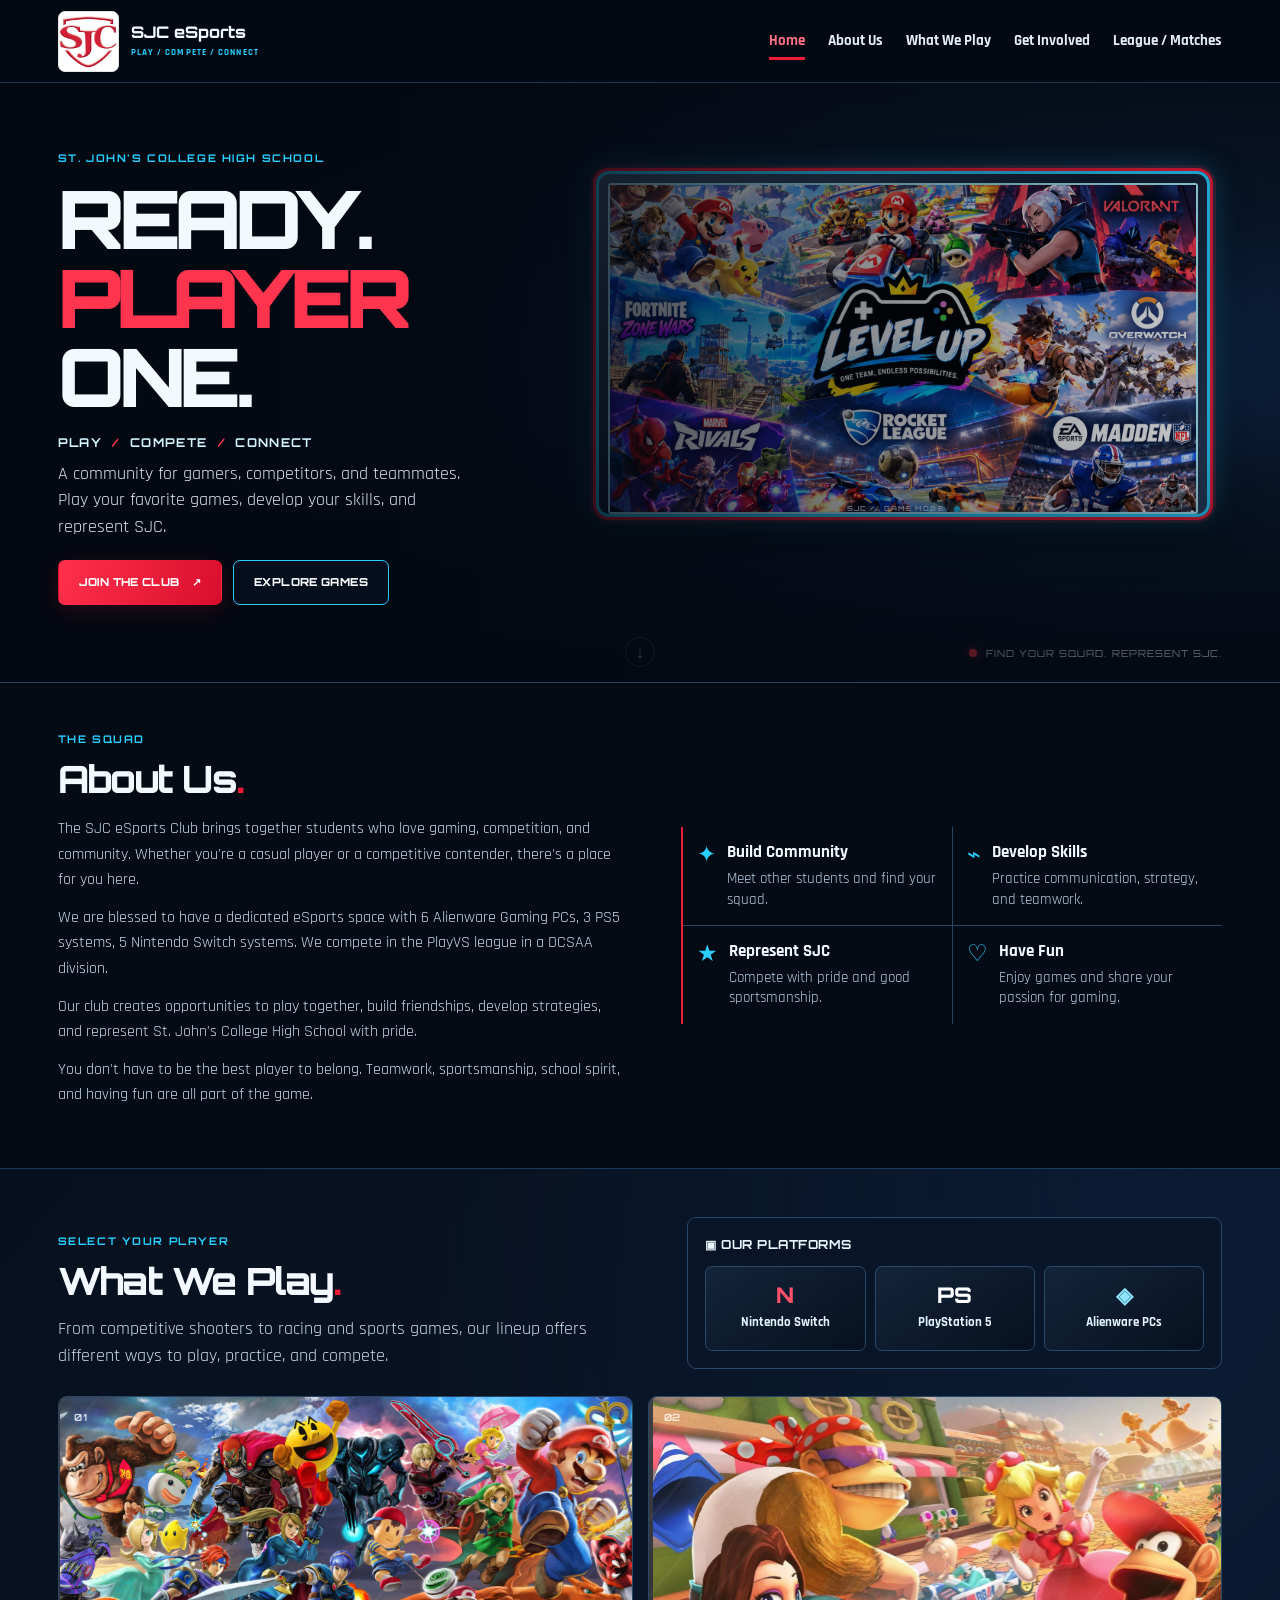
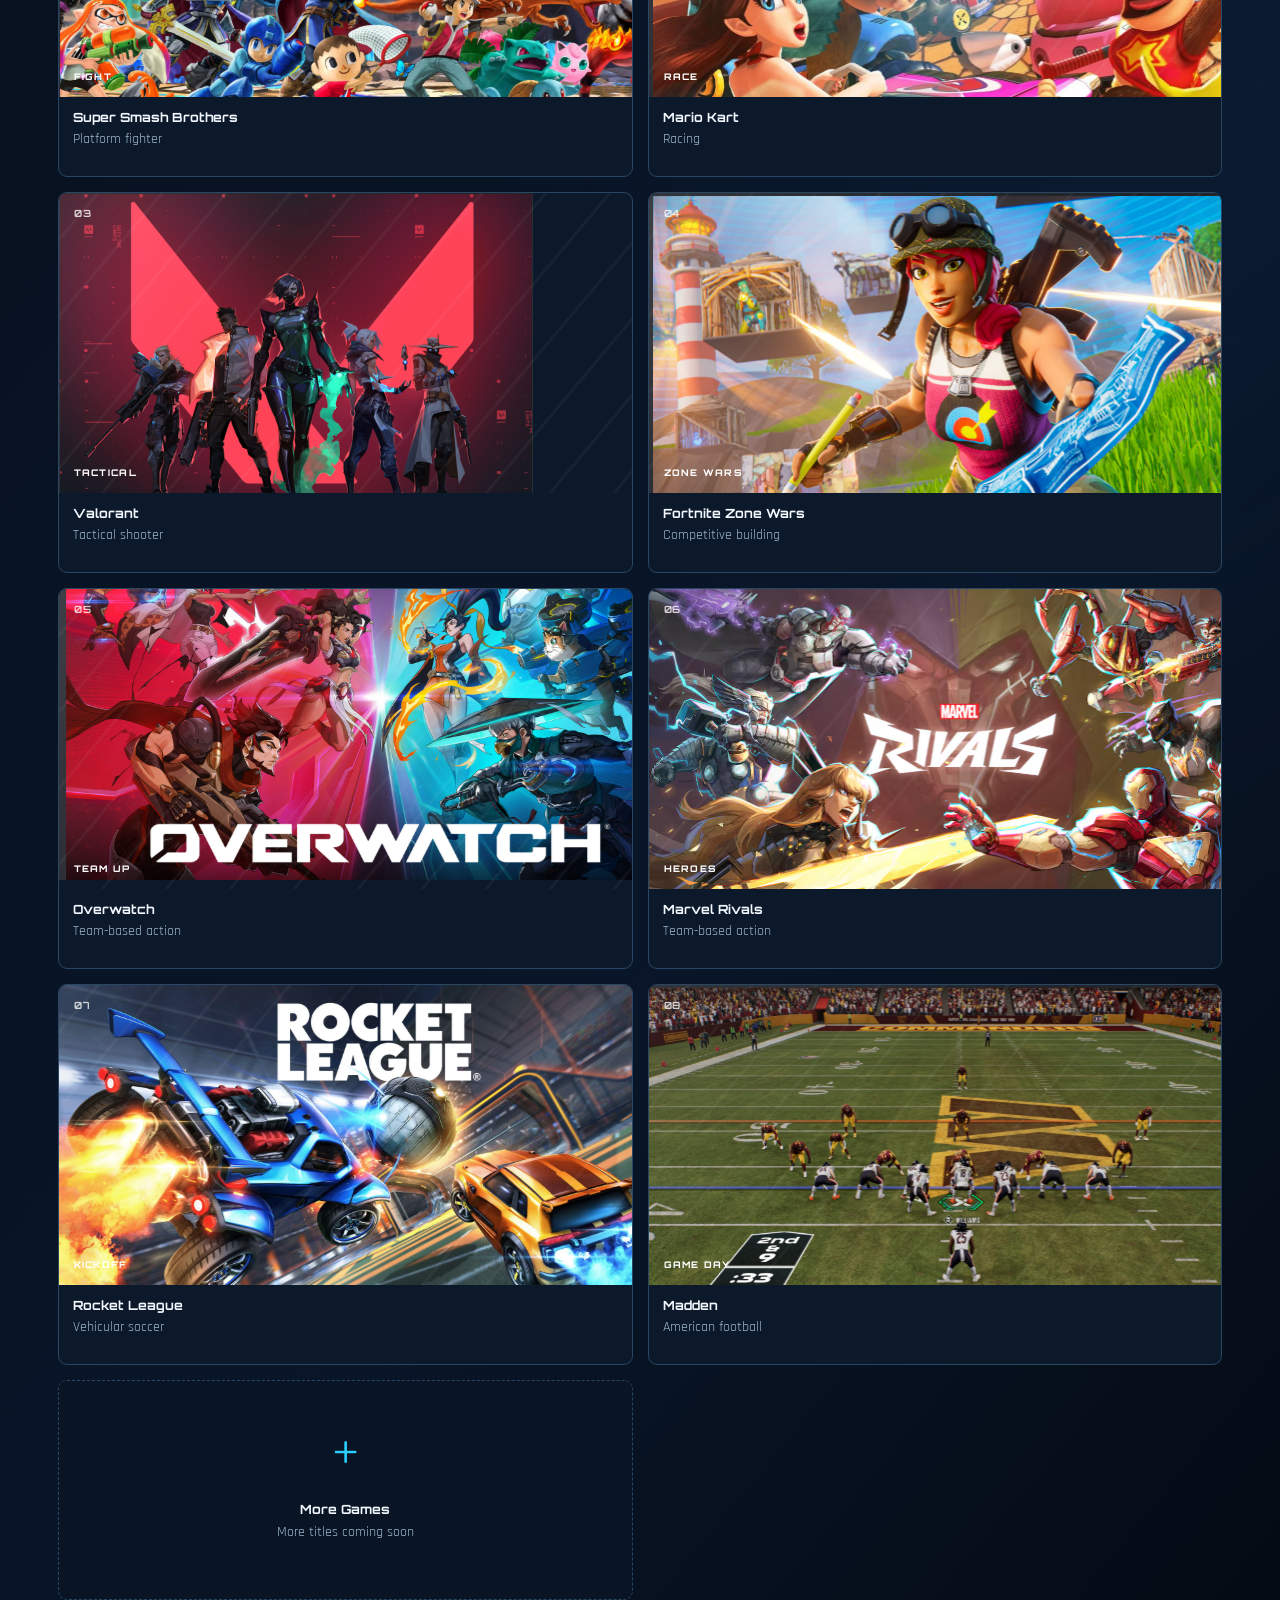
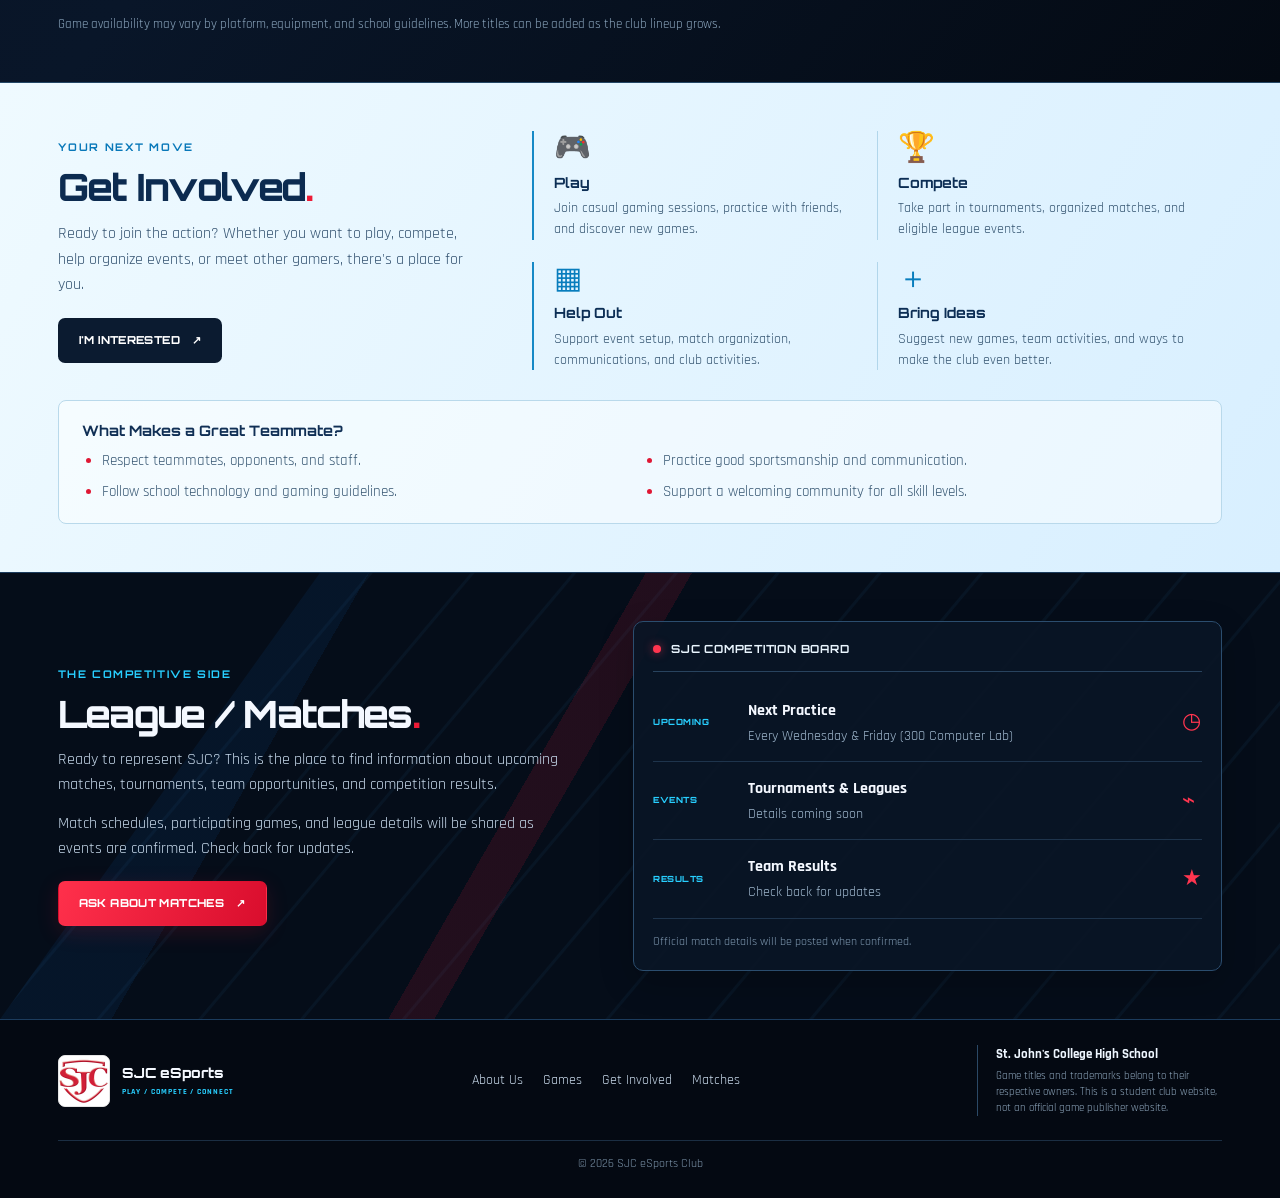
<file: index.html>
<!doctype html>
<html lang="en">
    <head>
        <meta charset="UTF-8" />
        <meta name="viewport" content="width=device-width, initial-scale=1.0" />
        <meta name="theme-color" content="#07101e" />
        <meta
            name="description"
            content="SJC eSports Club at St. John's College High School. Play, compete, connect, and represent SJC."
        />
        <title>SJC eSports Club | Play. Compete. Connect.</title>
        <link rel="preconnect" href="https://fonts.googleapis.com" />
        <link rel="preconnect" href="https://fonts.gstatic.com" crossorigin />
        <link
            href="https://fonts.googleapis.com/css2?family=Orbitron:wght@500;600;700;800;900&family=Rajdhani:wght@400;500;600;700&display=swap"
            rel="stylesheet"
        />
        <link rel="stylesheet" href="styles.css" />
        <script src="script.js" defer></script>
    </head>
    <body>
        <a class="skip-link" href="#main-content">Skip to content</a>
        <header class="site-header">
            <div class="header-inner">
                <a class="brand" href="#home" aria-label="SJC eSports Club home">
                    <img src="sjc-logo.jpg" alt="St. John's College High School shield logo" />
                    <span class="brand-copy"><strong>SJC eSports</strong><small>PLAY / COMPETE / CONNECT</small></span>
                </a>
                <button
                    class="menu-toggle"
                    type="button"
                    aria-label="Open navigation"
                    aria-expanded="false"
                    aria-controls="main-nav"
                >
                    <span></span><span></span><span></span>
                </button>
                <nav class="main-nav" id="main-nav" aria-label="Main navigation">
                    <a class="nav-link active" href="#home">Home</a><a class="nav-link" href="#about">About Us</a
                    ><a class="nav-link" href="#games">What We Play</a
                    ><a class="nav-link" href="#get-involved">Get Involved</a
                    ><a class="nav-link" href="#matches">League / Matches</a>
                </nav>
            </div>
        </header>
        <main id="main-content">
            <section class="intro-section" id="home">
                <div class="intro-background" aria-hidden="true"></div>
                <div class="intro-overlay" aria-hidden="true"></div>
                <!-- Original CSS-built platform-fighting game scene; no game artwork required. -->
               
                    
                    <div class="gaming-scene" aria-hidden="true">
                      <div class="tv-frame">
                        <div class="tv-screen">
                          <img src="images/esportscover.png" alt="" />
                        </div>
                        <div class="tv-chin">
                          <span>SJC // GAME MODE</span>
                          <span class="tv-light"></span>
                        </div>
                      </div>
                    </div>


                <div class="intro-content">
                    <p class="eyebrow">ST. JOHN'S COLLEGE HIGH SCHOOL</p>
                    <h1><span>READY.</span><span class="accent-text">PLAYER</span><span>ONE.</span></h1>
                    <p class="intro-motto">PLAY <span>/</span> COMPETE <span>/</span> CONNECT</p>
                    <p class="intro-description">
                        A community for gamers, competitors, and teammates. Play your favorite games, develop your
                        skills, and represent SJC.
                    </p>
                    <div class="intro-actions">
                        <a class="button button-red" href="#get-involved"
                            >Join the Club <span aria-hidden="true">↗</span></a
                        ><a class="button button-outline" href="#games">Explore Games</a>
                    </div>
                </div>
                <div class="intro-status"><span class="status-dot"></span> FIND YOUR SQUAD. REPRESENT SJC.</div>
                <a class="scroll-cue" href="#about" aria-label="Scroll to About Us">↓</a>
            </section>
            <section class="section about-section" id="about">
                <div class="about-copy">
                    <p class="eyebrow">THE SQUAD</p>
                    <h2>About Us<span class="red-period">.</span></h2>
                    <p>
                        The SJC eSports Club brings together students who love gaming, competition, and community.
                        Whether you're a casual player or a competitive contender, there's a place for you here.
                    </p>
                     <p>
                        We are blessed to have a dedicated eSports space with 6 Alienware Gaming PCs, 3 PS5 systems, 5 Nintendo Switch systems.
                         We compete in the PlayVS league in a DCSAA division.  
                    </p>
                    <p>
                        Our club creates opportunities to play together, build friendships, develop strategies, and
                        represent St. John's College High School with pride.
                    </p>
                    <p>
                        You don't have to be the best player to belong. Teamwork, sportsmanship, school spirit, and
                        having fun are all part of the game.
                    </p>
                </div>
                <div class="values-grid">
                    <article class="value-card">
                        <span class="value-symbol">✦</span>
                        <div>
                            <h3>Build Community</h3>
                            <p>Meet other students and find your squad.</p>
                        </div>
                    </article>
                    <article class="value-card">
                        <span class="value-symbol">⌁</span>
                        <div>
                            <h3>Develop Skills</h3>
                            <p>Practice communication, strategy, and teamwork.</p>
                        </div>
                    </article>
                    <article class="value-card">
                        <span class="value-symbol">★</span>
                        <div>
                            <h3>Represent SJC</h3>
                            <p>Compete with pride and good sportsmanship.</p>
                        </div>
                    </article>
                    <article class="value-card">
                        <span class="value-symbol">♡</span>
                        <div>
                            <h3>Have Fun</h3>
                            <p>Enjoy games and share your passion for gaming.</p>
                        </div>
                    </article>
                </div>
            </section>
            <section class="games-section" id="games">
                <div class="section">
                    <div class="games-heading">
                        <div>
                            <p class="eyebrow">SELECT YOUR PLAYER</p>
                            <h2>What We Play<span class="red-period">.</span></h2>
                            <p class="section-intro">
                                From competitive shooters to racing and sports games, our lineup offers different ways
                                to play, practice, and compete.
                            </p>
                        </div>
                        <div class="platform-panel">
                            <p class="platform-title">▣ OUR PLATFORMS</p>
                            <div class="platform-list">
                                <div class="platform-item">
                                    <span class="platform-symbol switch-symbol">N</span><span>Nintendo Switch</span>
                                </div>
                                <div class="platform-item">
                                    <span class="platform-symbol ps-symbol">PS</span><span>PlayStation 5</span>
                                </div>
                                <div class="platform-item">
                                    <span class="platform-symbol pc-symbol">◈</span><span>Alienware PCs</span>
                                </div>
                            </div>
                        </div>
                    </div>
                    <div class="game-grid" id="game-grid">
                        <article class="game-card">
                            <div class="game-art art-smash">
                                <span class="game-number">01</span><span class="game-glyph"></span
                                ><span class="game-category">FIGHT</span>
                            </div>
                            <div class="game-info">
                                <h3>Super Smash Brothers</h3>
                                <p>Platform fighter</p>
                            </div>
                        </article>
                        <article class="game-card">
                            <div class="game-art art-kart">
                                <span class="game-number">02</span><span class="game-glyph"></span
                                ><span class="game-category">RACE</span>
                            </div>
                            <div class="game-info">
                                <h3>Mario Kart</h3>
                                <p>Racing</p>
                            </div>
                        </article>
                        <article class="game-card">
                            <div class="game-art art-valorant">
                                <span class="game-number">03</span><span class="game-glyph"></span
                                ><span class="game-category">TACTICAL</span>
                            </div>
                            <div class="game-info">
                                <h3>Valorant</h3>
                                <p>Tactical shooter</p>
                            </div>
                        </article>
                        <article class="game-card">
                            <div class="game-art art-fortnite">
                                <span class="game-number">04</span><span class="game-glyph"></span
                                ><span class="game-category">ZONE WARS</span>
                            </div>
                            <div class="game-info">
                                <h3>Fortnite Zone Wars</h3>
                                <p>Competitive building</p>
                            </div>
                        </article>
                        <article class="game-card">
                            <div class="game-art art-overwatch">
                                <span class="game-number">05</span><span class="game-glyph"></span
                                ><span class="game-category">TEAM UP</span>
                            </div>
                            <div class="game-info">
                                <h3>Overwatch</h3>
                                <p>Team-based action</p>
                            </div>
                        </article>
                        <article class="game-card">
                            <div class="game-art art-marvel">
                                <span class="game-number">06</span><span class="game-glyph"></span
                                ><span class="game-category">HEROES</span>
                            </div>
                            <div class="game-info">
                                <h3>Marvel Rivals</h3>
                                <p>Team-based action</p>
                            </div>
                        </article>
                        <article class="game-card">
                            <div class="game-art art-rocket">
                                <span class="game-number">07</span><span class="game-glyph"></span
                                ><span class="game-category">KICKOFF</span>
                            </div>
                            <div class="game-info">
                                <h3>Rocket League</h3>
                                <p>Vehicular soccer</p>
                            </div>
                        </article>
                        <article class="game-card">
                            <div class="game-art art-madden">
                                <span class="game-number">08</span><span class="game-glyph"></span
                                ><span class="game-category">GAME DAY</span>
                            </div>
                            <div class="game-info">
                                <h3>Madden</h3>
                                <p>American football</p>
                            </div>
                        </article>
                        <article class="game-card game-more">
                            <div class="more-symbol">+</div>
                            <div class="game-info">
                                <h3>More Games</h3>
                                <p>More titles coming soon</p>
                            </div>
                        </article>
                    </div>
                    <p class="game-note">
                        Game availability may vary by platform, equipment, and school guidelines. More titles can be
                        added as the club lineup grows.
                    </p>
                </div>
            </section>
            <section class="involvement-section" id="get-involved">
                <div class="section involvement-inner">
                    <div class="involvement-heading">
                        <p class="eyebrow">YOUR NEXT MOVE</p>
                        <h2>Get Involved<span class="red-period">.</span></h2>
                        <p>
                            Ready to join the action? Whether you want to play, compete, help organize events, or meet
                            other gamers, there's a place for you.
                        </p>
                        <a
                            class="button button-dark contact-link"
                            href="mailto:REPLACE-WITH-CLUB-EMAIL?subject=SJC%20eSports%20Club%20Interest"
                            >I'm Interested <span aria-hidden="true">↗</span></a
                        >
                    </div>
                    <div class="involvement-options">
                        <article class="involvement-card">
                            <span>🎮</span>
                            <h3>Play</h3>
                            <p>Join casual gaming sessions, practice with friends, and discover new games.</p>
                        </article>
                        <article class="involvement-card">
                            <span>🏆</span>
                            <h3>Compete</h3>
                            <p>Take part in tournaments, organized matches, and eligible league events.</p>
                        </article>
                        <article class="involvement-card">
                            <span>▦</span>
                            <h3>Help Out</h3>
                            <p>Support event setup, match organization, communications, and club activities.</p>
                        </article>
                        <article class="involvement-card">
                            <span>＋</span>
                            <h3>Bring Ideas</h3>
                            <p>Suggest new games, team activities, and ways to make the club even better.</p>
                        </article>
                    </div>
                    <div class="club-expectations">
                        <h3>What Makes a Great Teammate?</h3>
                        <ul>
                            <li>Respect teammates, opponents, and staff.</li>
                            <li>Practice good sportsmanship and communication.</li>
                            <li>Follow school technology and gaming guidelines.</li>
                            <li>Support a welcoming community for all skill levels.</li>
                        </ul>
                    </div>
                </div>
            </section>
            <section class="matches-section" id="matches">
                <div class="matches-background" aria-hidden="true"></div>
                <div class="section matches-inner">
                    <div class="matches-copy">
                        <p class="eyebrow">THE COMPETITIVE SIDE</p>
                        <h2>League / Matches<span class="red-period">.</span></h2>
                        <p>
                            Ready to represent SJC? This is the place to find information about upcoming matches,
                            tournaments, team opportunities, and competition results.
                        </p>
                        <p>
                            Match schedules, participating games, and league details will be shared as events are
                            confirmed. Check back for updates.
                        </p>
                        <a
                            class="button button-red contact-link"
                            href="mailto:REPLACE-WITH-CLUB-EMAIL?subject=SJC%20eSports%20League%20and%20Matches"
                            >Ask About Matches <span aria-hidden="true">↗</span></a
                        >
                    </div>
                    <div class="match-board">
                        <div class="match-board-header"><span class="status-dot"></span>SJC COMPETITION BOARD</div>
                        <div class="match-row">
                            <span class="match-label">UPCOMING</span>
                            <div>
                                <strong>Next Practice</strong>
                                <p>Every Wednesday & Friday (300 Computer Lab)</p>
                            </div>
                            <span class="match-icon">◷</span>
                        </div>
                        <div class="match-row">
                            <span class="match-label">EVENTS</span>
                            <div>
                                <strong>Tournaments &amp; Leagues</strong>
                                <p>Details coming soon</p>
                            </div>
                            <span class="match-icon">⌁</span>
                        </div>
                        <div class="match-row">
                            <span class="match-label">RESULTS</span>
                            <div>
                                <strong>Team Results</strong>
                                <p>Check back for updates</p>
                            </div>
                            <span class="match-icon">★</span>
                        </div>
                        <p class="board-footnote">Official match details will be posted when confirmed.</p>
                    </div>
                </div>
            </section>
        </main>
        <footer class="site-footer">
            <a class="brand footer-brand" href="#home"
                ><img src="sjc-logo.jpg" alt="" /><span class="brand-copy"
                    ><strong>SJC eSports</strong><small>PLAY / COMPETE / CONNECT</small></span
                ></a
            >
            <nav class="footer-links" aria-label="Footer navigation">
                <a href="#about">About Us</a><a href="#games">Games</a><a href="#get-involved">Get Involved</a
                ><a href="#matches">Matches</a>
            </nav>
            <div class="footer-note">
                <strong>St. John's College High School</strong>
                <p>
                    Game titles and trademarks belong to their respective owners. This is a student club website, not an
                    official game publisher website.
                </p>
            </div>
            <p class="copyright">&copy; <span id="current-year"></span> SJC eSports Club</p>
        </footer>
    </body>
</html>
</file>
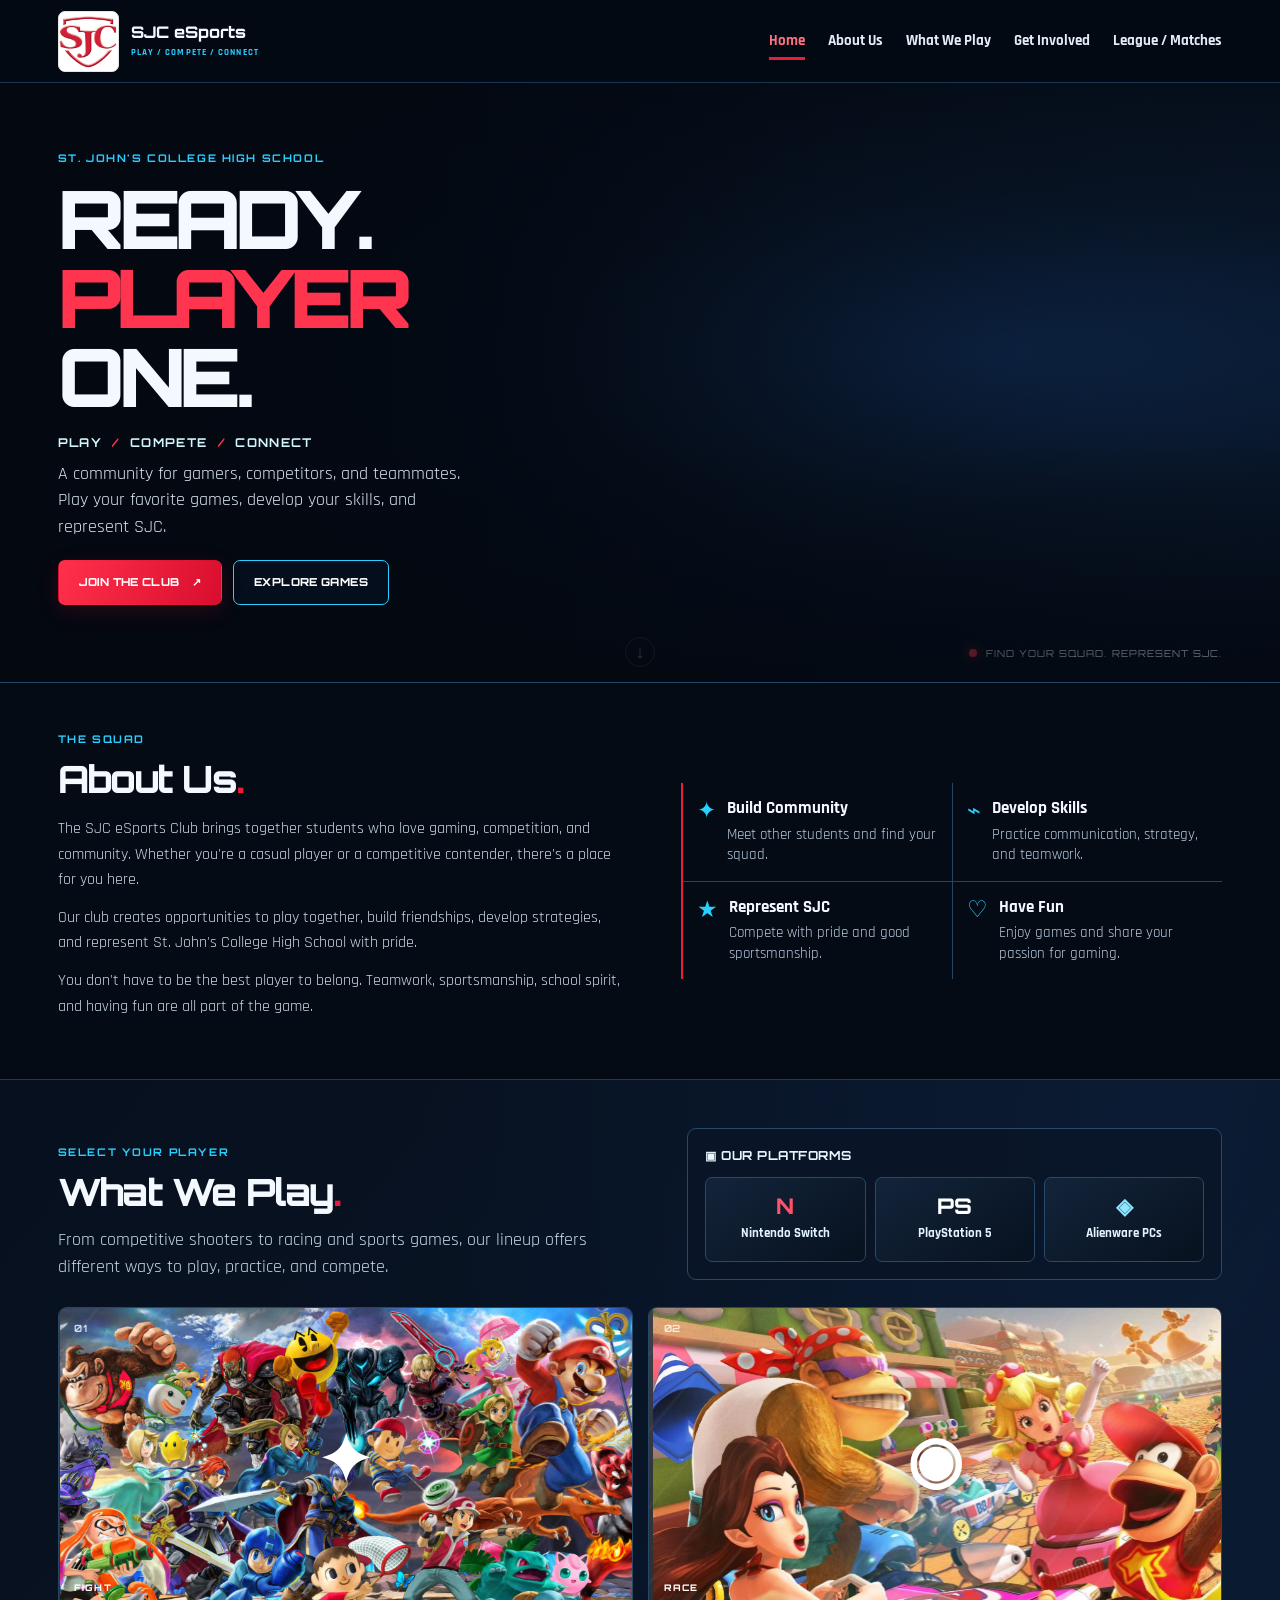
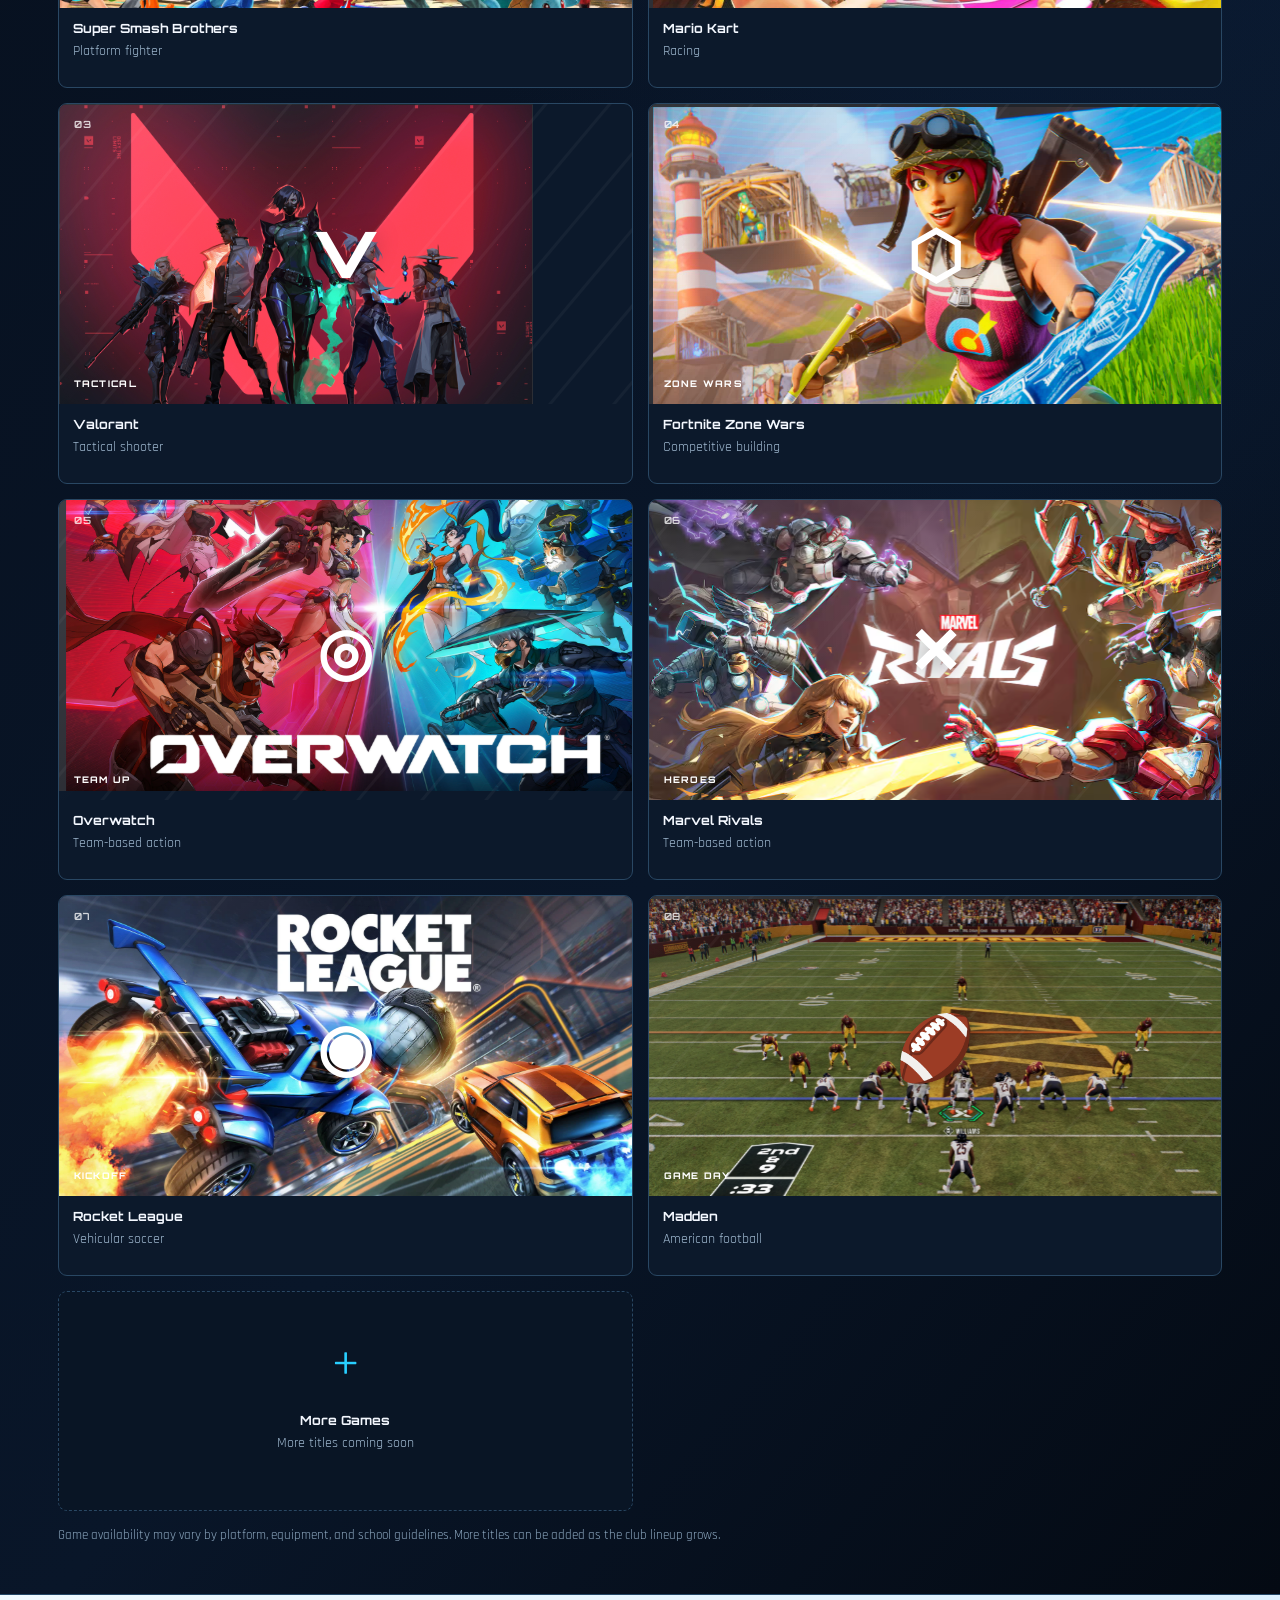
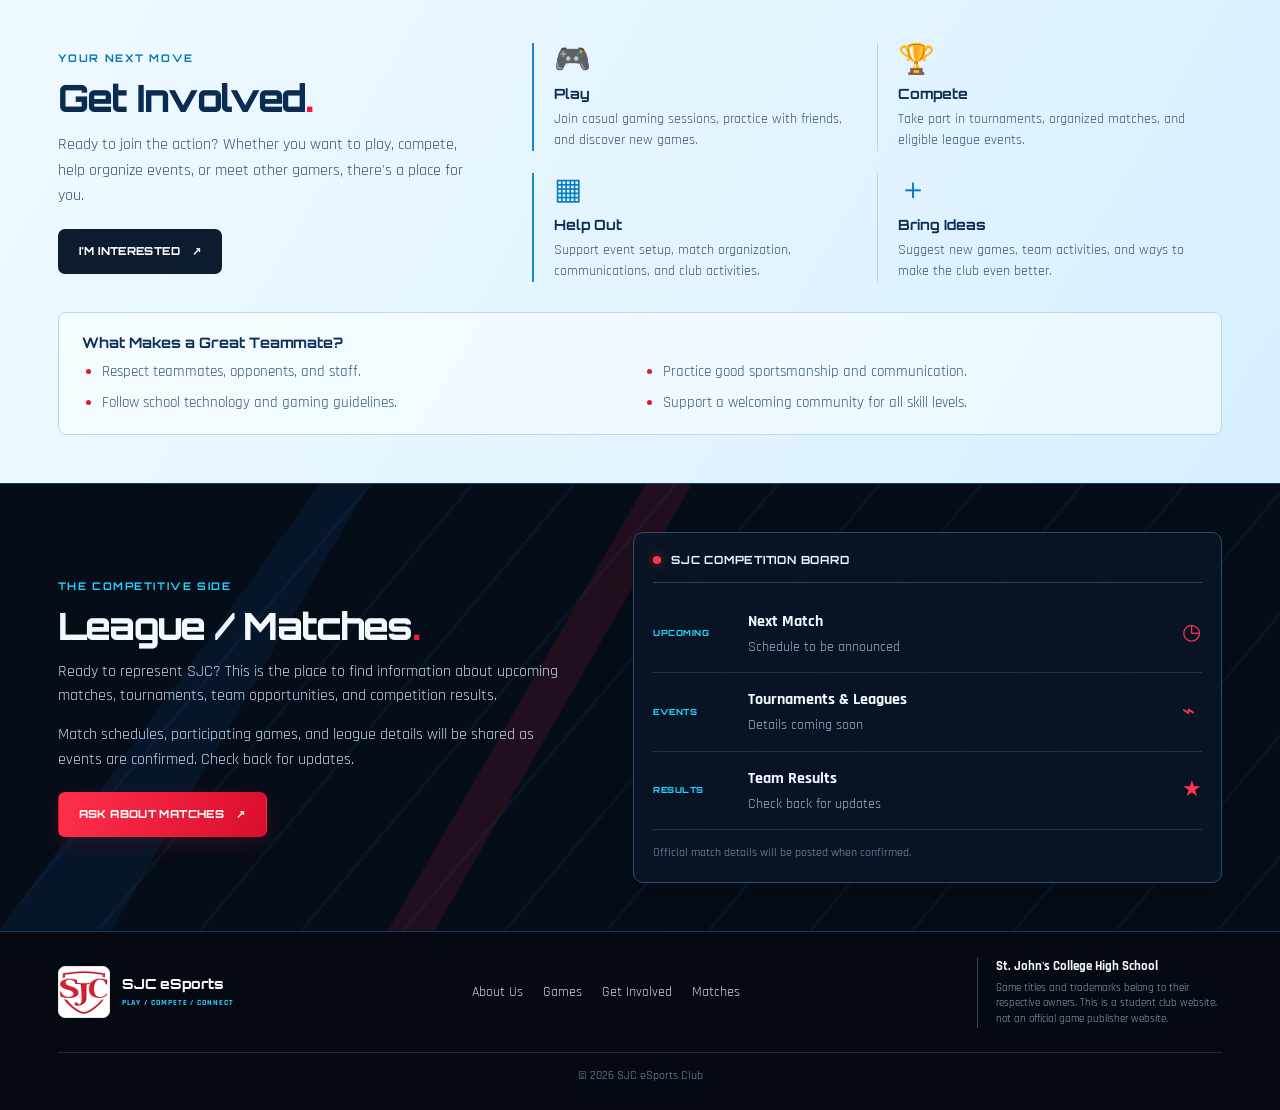
<file: index2.html>
<!DOCTYPE html>
<html lang="en">
<head>
  <meta charset="UTF-8">
  <meta name="viewport" content="width=device-width, initial-scale=1.0">
  <meta name="theme-color" content="#07101e">
  <meta name="description" content="SJC eSports Club at St. John's College High School. Play, compete, connect, and represent SJC.">
  <title>SJC eSports Club | Play. Compete. Connect.</title>
  <link rel="preconnect" href="https://fonts.googleapis.com">
  <link rel="preconnect" href="https://fonts.gstatic.com" crossorigin>
  <link href="https://fonts.googleapis.com/css2?family=Orbitron:wght@500;600;700;800;900&family=Rajdhani:wght@400;500;600;700&display=swap" rel="stylesheet">
  <link rel="stylesheet" href="styles.css">
  <script src="script.js" defer></script>
</head>
<body>
  <a class="skip-link" href="#main-content">Skip to content</a>
  <header class="site-header">
    <div class="header-inner">
      <a class="brand" href="#home" aria-label="SJC eSports Club home">
        <img src="sjc-logo.jpg" alt="St. John's College High School shield logo">
        <span class="brand-copy"><strong>SJC eSports</strong><small>PLAY / COMPETE / CONNECT</small></span>
      </a>
      <button class="menu-toggle" type="button" aria-label="Open navigation" aria-expanded="false" aria-controls="main-nav"><span></span><span></span><span></span></button>
      <nav class="main-nav" id="main-nav" aria-label="Main navigation">
        <a class="nav-link active" href="#home">Home</a><a class="nav-link" href="#about">About Us</a><a class="nav-link" href="#games">What We Play</a><a class="nav-link" href="#get-involved">Get Involved</a><a class="nav-link" href="#matches">League / Matches</a>
      </nav>
    </div>
  </header>
  <main id="main-content">
    <section class="intro-section" id="home">
      <div class="intro-background" aria-hidden="true"></div><div class="intro-overlay" aria-hidden="true"></div>
      <div class="intro-content"><p class="eyebrow">ST. JOHN'S COLLEGE HIGH SCHOOL</p><h1><span>READY.</span><span class="accent-text">PLAYER</span><span>ONE.</span></h1><p class="intro-motto">PLAY <span>/</span> COMPETE <span>/</span> CONNECT</p><p class="intro-description">A community for gamers, competitors, and teammates. Play your favorite games, develop your skills, and represent SJC.</p><div class="intro-actions"><a class="button button-red" href="#get-involved">Join the Club <span aria-hidden="true">↗</span></a><a class="button button-outline" href="#games">Explore Games</a></div></div>
      <div class="intro-status"><span class="status-dot"></span> FIND YOUR SQUAD. REPRESENT SJC.</div><a class="scroll-cue" href="#about" aria-label="Scroll to About Us">↓</a>
    </section>
    <section class="section about-section" id="about">
      <div class="about-copy"><p class="eyebrow">THE SQUAD</p><h2>About Us<span class="red-period">.</span></h2><p>The SJC eSports Club brings together students who love gaming, competition, and community. Whether you're a casual player or a competitive contender, there's a place for you here.</p><p>Our club creates opportunities to play together, build friendships, develop strategies, and represent St. John's College High School with pride.</p><p>You don't have to be the best player to belong. Teamwork, sportsmanship, school spirit, and having fun are all part of the game.</p></div>
      <div class="values-grid"><article class="value-card"><span class="value-symbol">✦</span><div><h3>Build Community</h3><p>Meet other students and find your squad.</p></div></article><article class="value-card"><span class="value-symbol">⌁</span><div><h3>Develop Skills</h3><p>Practice communication, strategy, and teamwork.</p></div></article><article class="value-card"><span class="value-symbol">★</span><div><h3>Represent SJC</h3><p>Compete with pride and good sportsmanship.</p></div></article><article class="value-card"><span class="value-symbol">♡</span><div><h3>Have Fun</h3><p>Enjoy games and share your passion for gaming.</p></div></article></div>
    </section>
    <section class="games-section" id="games"><div class="section">
      <div class="games-heading"><div><p class="eyebrow">SELECT YOUR PLAYER</p><h2>What We Play<span class="red-period">.</span></h2><p class="section-intro">From competitive shooters to racing and sports games, our lineup offers different ways to play, practice, and compete.</p></div>
        <div class="platform-panel"><p class="platform-title">▣ OUR PLATFORMS</p><div class="platform-list"><div class="platform-item"><span class="platform-symbol switch-symbol">N</span><span>Nintendo Switch</span></div><div class="platform-item"><span class="platform-symbol ps-symbol">PS</span><span>PlayStation 5</span></div><div class="platform-item"><span class="platform-symbol pc-symbol">◈</span><span>Alienware PCs</span></div></div></div>
      </div>
      <div class="game-grid" id="game-grid">
        <article class="game-card"><div class="game-art art-smash"><span class="game-number">01</span><span class="game-glyph">✦</span><span class="game-category">FIGHT</span></div><div class="game-info"><h3>Super Smash Brothers</h3><p>Platform fighter</p></div></article>
        <article class="game-card"><div class="game-art art-kart"><span class="game-number">02</span><span class="game-glyph">◉</span><span class="game-category">RACE</span></div><div class="game-info"><h3>Mario Kart</h3><p>Racing</p></div></article>
        <article class="game-card"><div class="game-art art-valorant"><span class="game-number">03</span><span class="game-glyph">V</span><span class="game-category">TACTICAL</span></div><div class="game-info"><h3>Valorant</h3><p>Tactical shooter</p></div></article>
        <article class="game-card"><div class="game-art art-fortnite"><span class="game-number">04</span><span class="game-glyph">⬡</span><span class="game-category">ZONE WARS</span></div><div class="game-info"><h3>Fortnite Zone Wars</h3><p>Competitive building</p></div></article>
        <article class="game-card"><div class="game-art art-overwatch"><span class="game-number">05</span><span class="game-glyph">◎</span><span class="game-category">TEAM UP</span></div><div class="game-info"><h3>Overwatch</h3><p>Team-based action</p></div></article>
        <article class="game-card"><div class="game-art art-marvel"><span class="game-number">06</span><span class="game-glyph">✕</span><span class="game-category">HEROES</span></div><div class="game-info"><h3>Marvel Rivals</h3><p>Team-based action</p></div></article>
        <article class="game-card"><div class="game-art art-rocket"><span class="game-number">07</span><span class="game-glyph">◉</span><span class="game-category">KICKOFF</span></div><div class="game-info"><h3>Rocket League</h3><p>Vehicular soccer</p></div></article>
        <article class="game-card"><div class="game-art art-madden"><span class="game-number">08</span><span class="game-glyph">🏈</span><span class="game-category">GAME DAY</span></div><div class="game-info"><h3>Madden</h3><p>American football</p></div></article>
        <article class="game-card game-more"><div class="more-symbol">+</div><div class="game-info"><h3>More Games</h3><p>More titles coming soon</p></div></article>
      </div>
      <p class="game-note">Game availability may vary by platform, equipment, and school guidelines. More titles can be added as the club lineup grows.</p>
    </div></section>
    <section class="involvement-section" id="get-involved"><div class="section involvement-inner">
      <div class="involvement-heading"><p class="eyebrow">YOUR NEXT MOVE</p><h2>Get Involved<span class="red-period">.</span></h2><p>Ready to join the action? Whether you want to play, compete, help organize events, or meet other gamers, there's a place for you.</p><a class="button button-dark contact-link" href="mailto:REPLACE-WITH-CLUB-EMAIL?subject=SJC%20eSports%20Club%20Interest">I'm Interested <span aria-hidden="true">↗</span></a></div>
      <div class="involvement-options"><article class="involvement-card"><span>🎮</span><h3>Play</h3><p>Join casual gaming sessions, practice with friends, and discover new games.</p></article><article class="involvement-card"><span>🏆</span><h3>Compete</h3><p>Take part in tournaments, organized matches, and eligible league events.</p></article><article class="involvement-card"><span>▦</span><h3>Help Out</h3><p>Support event setup, match organization, communications, and club activities.</p></article><article class="involvement-card"><span>＋</span><h3>Bring Ideas</h3><p>Suggest new games, team activities, and ways to make the club even better.</p></article></div>
      <div class="club-expectations"><h3>What Makes a Great Teammate?</h3><ul><li>Respect teammates, opponents, and staff.</li><li>Practice good sportsmanship and communication.</li><li>Follow school technology and gaming guidelines.</li><li>Support a welcoming community for all skill levels.</li></ul></div>
    </div></section>
    <section class="matches-section" id="matches"><div class="matches-background" aria-hidden="true"></div><div class="section matches-inner">
      <div class="matches-copy"><p class="eyebrow">THE COMPETITIVE SIDE</p><h2>League / Matches<span class="red-period">.</span></h2><p>Ready to represent SJC? This is the place to find information about upcoming matches, tournaments, team opportunities, and competition results.</p><p>Match schedules, participating games, and league details will be shared as events are confirmed. Check back for updates.</p><a class="button button-red contact-link" href="mailto:REPLACE-WITH-CLUB-EMAIL?subject=SJC%20eSports%20League%20and%20Matches">Ask About Matches <span aria-hidden="true">↗</span></a></div>
      <div class="match-board"><div class="match-board-header"><span class="status-dot"></span>SJC COMPETITION BOARD</div><div class="match-row"><span class="match-label">UPCOMING</span><div><strong>Next Match</strong><p>Schedule to be announced</p></div><span class="match-icon">◷</span></div><div class="match-row"><span class="match-label">EVENTS</span><div><strong>Tournaments &amp; Leagues</strong><p>Details coming soon</p></div><span class="match-icon">⌁</span></div><div class="match-row"><span class="match-label">RESULTS</span><div><strong>Team Results</strong><p>Check back for updates</p></div><span class="match-icon">★</span></div><p class="board-footnote">Official match details will be posted when confirmed.</p></div>
    </div></section>
  </main>
  <footer class="site-footer"><a class="brand footer-brand" href="#home"><img src="sjc-logo.jpg" alt=""><span class="brand-copy"><strong>SJC eSports</strong><small>PLAY / COMPETE / CONNECT</small></span></a><nav class="footer-links" aria-label="Footer navigation"><a href="#about">About Us</a><a href="#games">Games</a><a href="#get-involved">Get Involved</a><a href="#matches">Matches</a></nav><div class="footer-note"><strong>St. John's College High School</strong><p>Game titles and trademarks belong to their respective owners. This is a student club website, not an official game publisher website.</p></div><p class="copyright">&copy; <span id="current-year"></span> SJC eSports Club</p></footer>
</body>
</html>
</file>
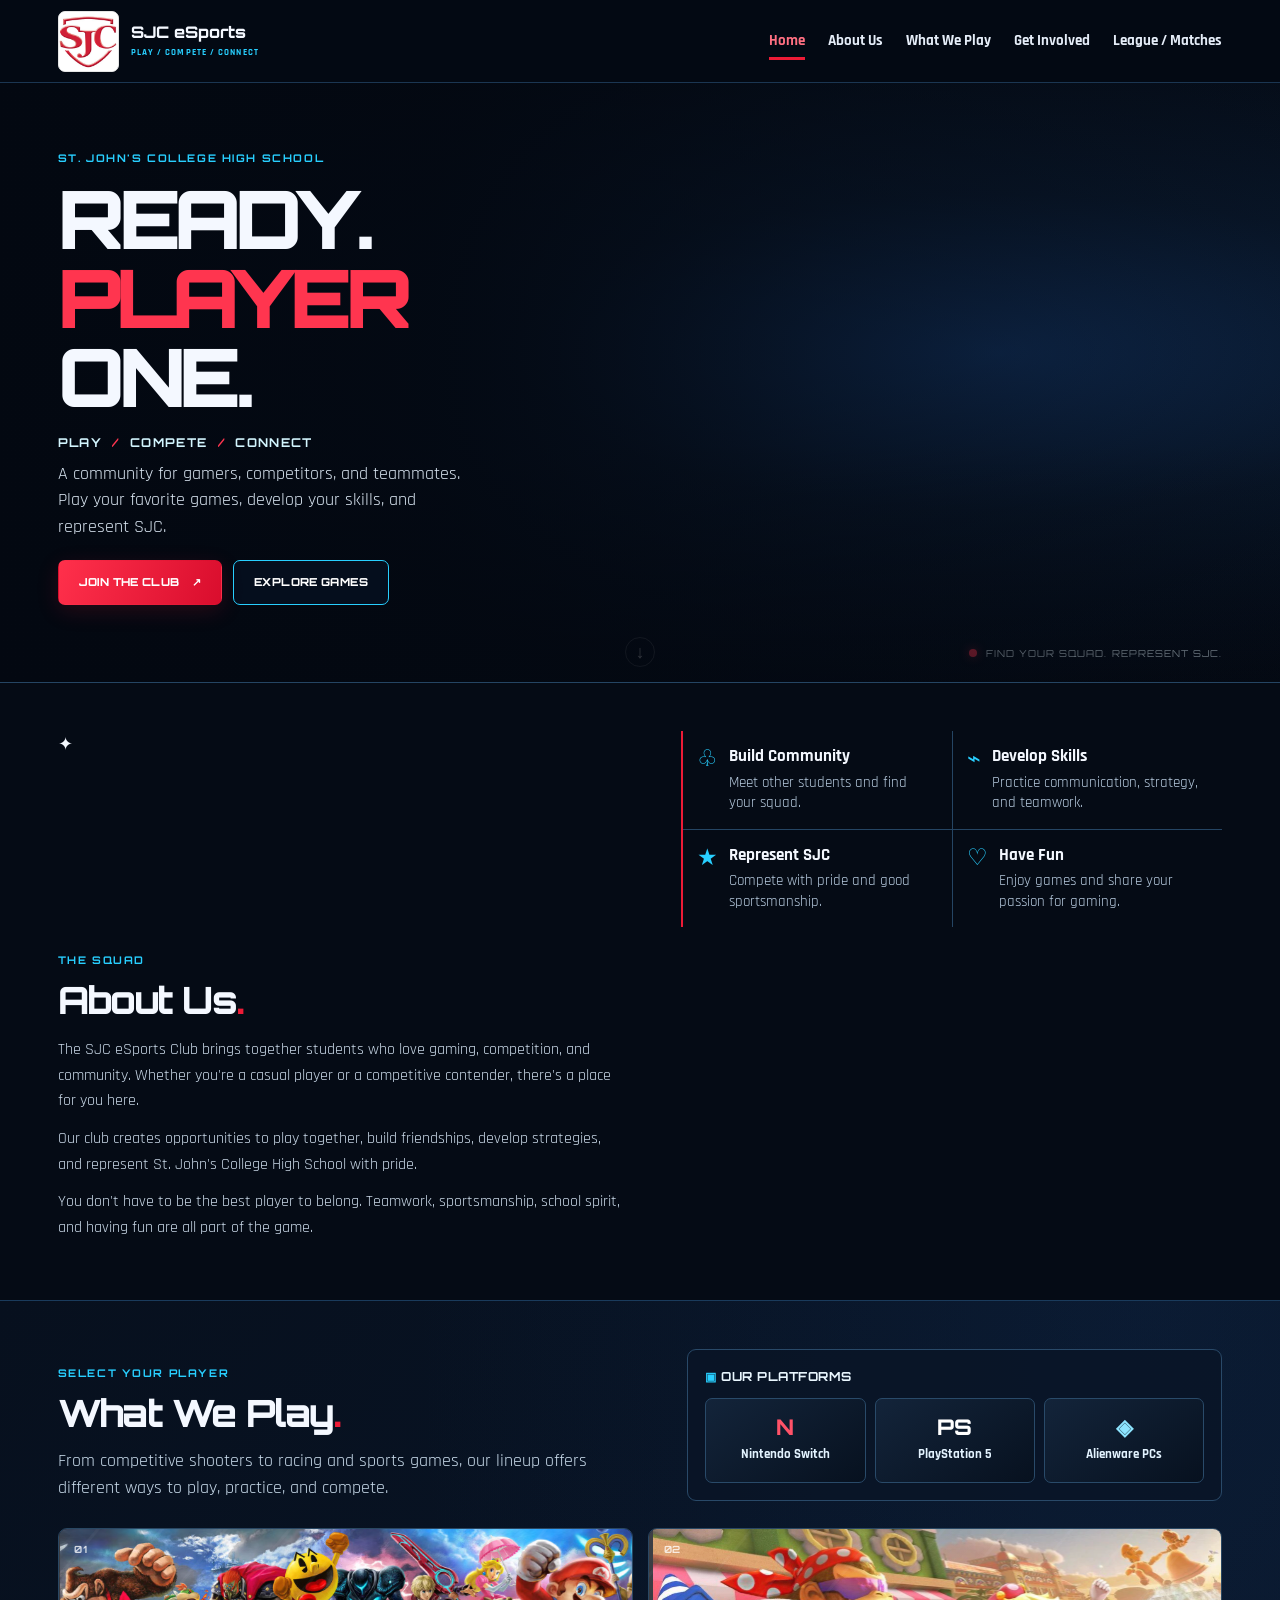
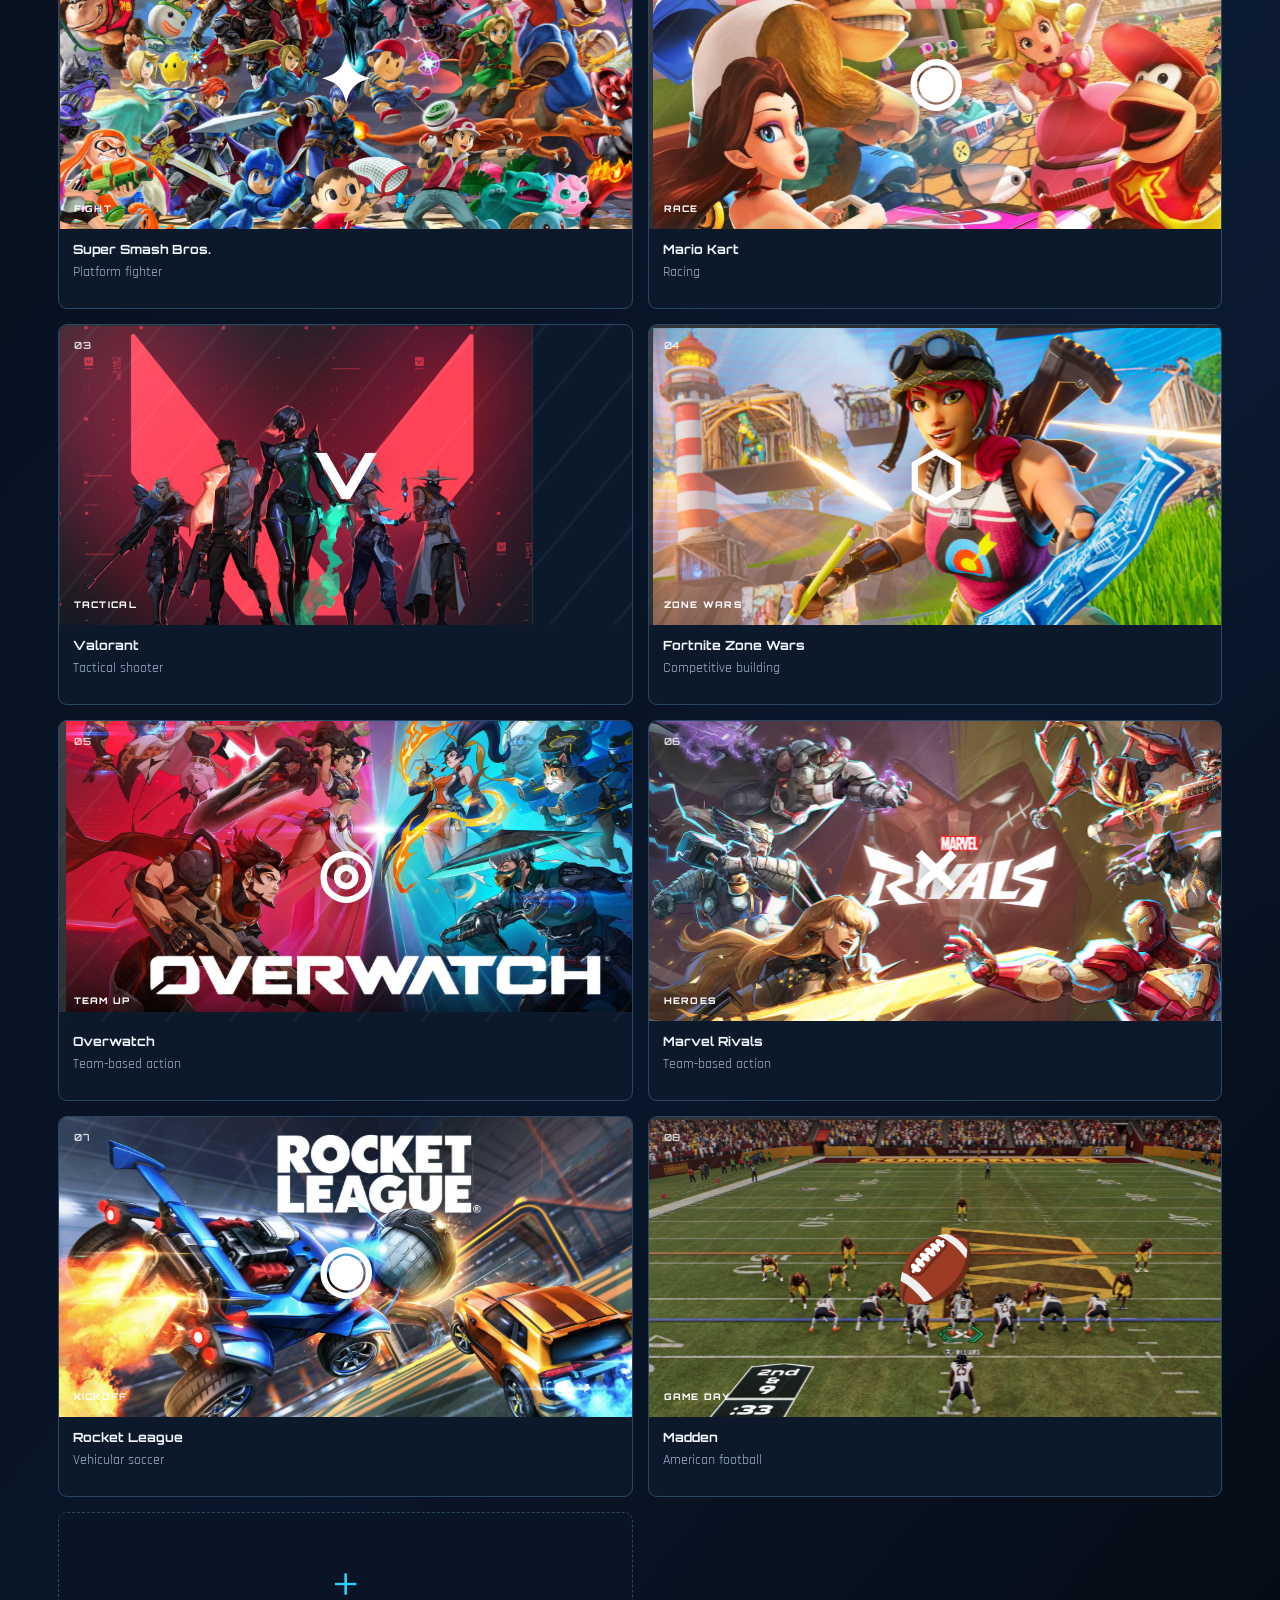
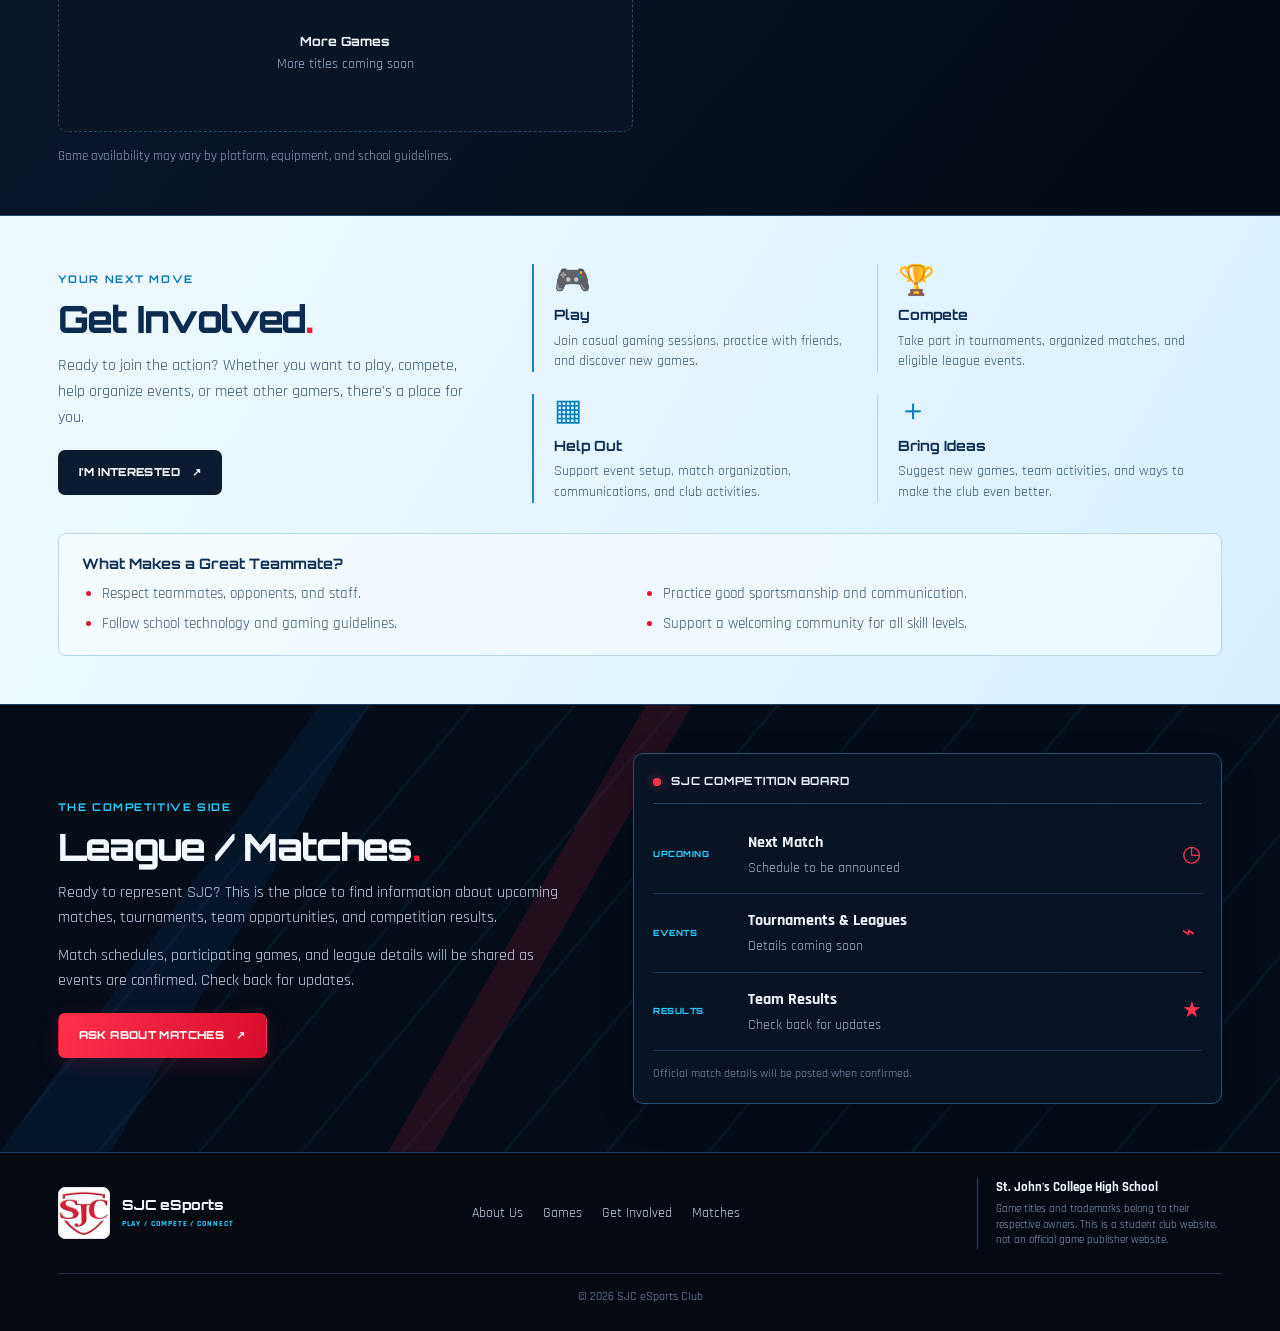
<file: index3.html>
<!DOCTYPE html>
<html lang="en">
<head>
  <meta charset="UTF-8">
  <meta name="viewport" content="width=device-width, initial-scale=1.0">
  <meta name="theme-color" content="#07101e">
  <meta name="description" content="Discover the SJC eSports Club at St. John's College High School. Play, compete, connect, and represent SJC.">

  <title>SJC eSports Club | Play. Compete. Connect.</title>

  <link rel="preconnect" href="https://fonts.googleapis.com">
  <link rel="preconnect" href="https://fonts.gstatic.com" crossorigin>
  <link href="https://fonts.googleapis.com/css2?family=Orbitron:wght@500;600;700;800;900&family=Rajdhani:wght@400;500;600;700&display=swap" rel="stylesheet">

  <link rel="stylesheet" href="styles.css">
  <script src="script.js" defer></script>
</head>

<body>
  <a class="skip-link" href="#main-content">Skip to content</a>

  <!-- Navigation -->
  <header class="site-header">
    <div class="header-inner">
      <a class="brand" href="#home" aria-label="SJC eSports Club home">
        <img src="sjc-logo.jpg" alt="St. John's College High School shield logo">
        <span class="brand-copy">
          <strong>SJC eSports</strong>
          <small>PLAY / COMPETE / CONNECT</small>
        </span>
      </a>

      <button
        class="menu-toggle"
        type="button"
        aria-label="Open navigation"
        aria-expanded="false"
        aria-controls="main-nav">
        <span></span>
        <span></span>
        <span></span>
      </button>

      <nav class="main-nav" id="main-nav" aria-label="Main navigation">
        <a class="nav-link active" href="#home">Home</a>
        <a class="nav-link" href="#about">About Us</a>
        <a class="nav-link" href="#games">What We Play</a>
        <a class="nav-link" href="#get-involved">Get Involved</a>
        <a class="nav-link" href="#matches">League / Matches</a>
      </nav>
    </div>
  </header>

  <main id="main-content">

    <!-- Intro -->
    <section class="intro-section" id="home">
      <div class="intro-background" aria-hidden="true"></div>
      <div class="intro-overlay" aria-hidden="true"></div>

      <div class="intro-content">
        <p class="eyebrow">ST. JOHN'S COLLEGE HIGH SCHOOL</p>

        <h1>
          <span>READY.</span>
          <span class="accent-text">PLAYER</span>
          <span>ONE.</span>
        </h1>

        <p class="intro-motto">
          PLAY <span>/</span> COMPETE <span>/</span> CONNECT
        </p>

        <p class="intro-description">
          A community for gamers, competitors, and teammates.
          Play your favorite games, develop your skills, and
          represent SJC.
        </p>

        <div class="intro-actions">
          <a class="button button-red" href="#get-involved">
            Join the Club <span aria-hidden="true">↗</span>
          </a>
          <a class="button button-outline" href="#games">
            Explore Games
          </a>
        </div>
      </div>

      <div class="intro-status">
        <span class="status-dot"></span>
        FIND YOUR SQUAD. REPRESENT SJC.
      </div>

      <a class="scroll-cue" href="#about" aria-label="Scroll to About Us">
        <span aria-hidden="true">↓</span>
      </a>
    </section>

    <!-- About Us -->
    <section class="section about-section" id="about">
      <div class="section-icon" aria-hidden="true">✦</div>

      <div class="about-copy">
        <p class="eyebrow">THE SQUAD</p>
        <h2>About Us<span class="red-period">.</span></h2>

        <p>
          The SJC eSports Club brings together students who love
          gaming, competition, and community. Whether you're a
          casual player or a competitive contender, there's a
          place for you here.
        </p>

        <p>
          Our club creates opportunities to play together, build
          friendships, develop strategies, and represent
          St. John's College High School with pride.
        </p>

        <p>
          You don't have to be the best player to belong.
          Teamwork, sportsmanship, school spirit, and having fun
          are all part of the game.
        </p>
      </div>

      <div class="values-grid">
        <article class="value-card">
          <span class="value-symbol" aria-hidden="true">♧</span>
          <div>
            <h3>Build Community</h3>
            <p>Meet other students and find your squad.</p>
          </div>
        </article>

        <article class="value-card">
          <span class="value-symbol" aria-hidden="true">⌁</span>
          <div>
            <h3>Develop Skills</h3>
            <p>Practice communication, strategy, and teamwork.</p>
          </div>
        </article>

        <article class="value-card">
          <span class="value-symbol" aria-hidden="true">★</span>
          <div>
            <h3>Represent SJC</h3>
            <p>Compete with pride and good sportsmanship.</p>
          </div>
        </article>

        <article class="value-card">
          <span class="value-symbol" aria-hidden="true">♡</span>
          <div>
            <h3>Have Fun</h3>
            <p>Enjoy games and share your passion for gaming.</p>
          </div>
        </article>
      </div>
    </section>

    <!-- What We Play -->
    <section class="games-section" id="games">
      <div class="section">
        <div class="games-heading">
          <div>
            <p class="eyebrow">SELECT YOUR PLAYER</p>
            <h2>What We Play<span class="red-period">.</span></h2>
            <p class="section-intro">
              From competitive shooters to racing and sports games,
              our lineup offers different ways to play, practice,
              and compete.
            </p>
          </div>

          <div class="platform-panel">
            <p class="platform-title">
              <span aria-hidden="true">▣</span> OUR PLATFORMS
            </p>

            <div class="platform-list">
              <div class="platform-item">
                <span class="platform-symbol switch-symbol"
                      aria-hidden="true">N</span>
                <span>Nintendo Switch</span>
              </div>

              <div class="platform-item">
                <span class="platform-symbol ps-symbol"
                      aria-hidden="true">PS</span>
                <span>PlayStation 5</span>
              </div>

              <div class="platform-item">
                <span class="platform-symbol pc-symbol"
                      aria-hidden="true">◈</span>
                <span>Alienware PCs</span>
              </div>
            </div>
          </div>
        </div>

        <div class="game-grid">

          <article class="game-card">
            <div class="game-art art-smash">
              <span class="game-number">01</span>
              <span class="game-glyph" aria-hidden="true">✦</span>
              <span class="game-category">FIGHT</span>
            </div>
            <div class="game-info">
              <h3>Super Smash Bros.</h3>
              <p>Platform fighter</p>
            </div>
          </article>

          <article class="game-card">
            <div class="game-art art-kart">
              <span class="game-number">02</span>
              <span class="game-glyph" aria-hidden="true">◉</span>
              <span class="game-category">RACE</span>
            </div>
            <div class="game-info">
              <h3>Mario Kart</h3>
              <p>Racing</p>
            </div>
          </article>

          <article class="game-card">
            <div class="game-art art-valorant">
              <span class="game-number">03</span>
              <span class="game-glyph" aria-hidden="true">V</span>
              <span class="game-category">TACTICAL</span>
            </div>
            <div class="game-info">
              <h3>Valorant</h3>
              <p>Tactical shooter</p>
            </div>
          </article>

          <article class="game-card">
            <div class="game-art art-fortnite">
              <span class="game-number">04</span>
              <span class="game-glyph" aria-hidden="true">⬡</span>
              <span class="game-category">ZONE WARS</span>
            </div>
            <div class="game-info">
              <h3>Fortnite Zone Wars</h3>
              <p>Competitive building</p>
            </div>
          </article>

          <article class="game-card">
            <div class="game-art art-overwatch">
              <span class="game-number">05</span>
              <span class="game-glyph" aria-hidden="true">◎</span>
              <span class="game-category">TEAM UP</span>
            </div>
            <div class="game-info">
              <h3>Overwatch</h3>
              <p>Team-based action</p>
            </div>
          </article>

          <article class="game-card">
            <div class="game-art art-marvel">
              <span class="game-number">06</span>
              <span class="game-glyph" aria-hidden="true">✕</span>
              <span class="game-category">HEROES</span>
            </div>
            <div class="game-info">
              <h3>Marvel Rivals</h3>
              <p>Team-based action</p>
            </div>
          </article>

          <article class="game-card">
            <div class="game-art art-rocket">
              <span class="game-number">07</span>
              <span class="game-glyph" aria-hidden="true">◉</span>
              <span class="game-category">KICKOFF</span>
            </div>
            <div class="game-info">
              <h3>Rocket League</h3>
              <p>Vehicular soccer</p>
            </div>
          </article>

          <article class="game-card">
            <div class="game-art art-madden">
              <span class="game-number">08</span>
              <span class="game-glyph" aria-hidden="true">🏈</span>
              <span class="game-category">GAME DAY</span>
            </div>
            <div class="game-info">
              <h3>Madden</h3>
              <p>American football</p>
            </div>
          </article>

          <!-- Duplicate this article to add another game. -->
          <article class="game-card game-more">
            <div class="more-symbol" aria-hidden="true">+</div>
            <div class="game-info">
              <h3>More Games</h3>
              <p>More titles coming soon</p>
            </div>
          </article>

        </div>

        <p class="game-note">
          Game availability may vary by platform, equipment, and school guidelines.
        </p>
      </div>
    </section>

    <!-- Get Involved -->
    <section class="involvement-section" id="get-involved">
      <div class="section involvement-inner">
        <div class="involvement-heading">
          <p class="eyebrow">YOUR NEXT MOVE</p>
          <h2>Get Involved<span class="red-period">.</span></h2>
          <p>
            Ready to join the action? Whether you want to play,
            compete, help organize events, or meet other gamers,
            there's a place for you.
          </p>

          <!-- Replace the placeholder email with the club's real address. -->
          <a
            class="button button-dark"
            href="mailto:REPLACE-WITH-CLUB-EMAIL?subject=SJC%20eSports%20Club%20Interest">
            I'm Interested <span aria-hidden="true">↗</span>
          </a>
        </div>

        <div class="involvement-options">
          <article class="involvement-card">
            <span aria-hidden="true">🎮</span>
            <h3>Play</h3>
            <p>
              Join casual gaming sessions, practice with friends,
              and discover new games.
            </p>
          </article>

          <article class="involvement-card">
            <span aria-hidden="true">🏆</span>
            <h3>Compete</h3>
            <p>
              Take part in tournaments, organized matches,
              and eligible league events.
            </p>
          </article>

          <article class="involvement-card">
            <span aria-hidden="true">▦</span>
            <h3>Help Out</h3>
            <p>
              Support event setup, match organization,
              communications, and club activities.
            </p>
          </article>

          <article class="involvement-card">
            <span aria-hidden="true">＋</span>
            <h3>Bring Ideas</h3>
            <p>
              Suggest new games, team activities, and
              ways to make the club even better.
            </p>
          </article>
        </div>

        <div class="club-expectations">
          <h3>What Makes a Great Teammate?</h3>
          <ul>
            <li>Respect teammates, opponents, and staff.</li>
            <li>Practice good sportsmanship and communication.</li>
            <li>Follow school technology and gaming guidelines.</li>
            <li>Support a welcoming community for all skill levels.</li>
          </ul>
        </div>
      </div>
    </section>

    <!-- League / Matches -->
    <section class="matches-section" id="matches">
      <div class="matches-background" aria-hidden="true"></div>

      <div class="section matches-inner">
        <div class="matches-copy">
          <p class="eyebrow">THE COMPETITIVE SIDE</p>
          <h2>League / Matches<span class="red-period">.</span></h2>

          <p>
            Ready to represent SJC? This is the place to find
            information about upcoming matches, tournaments,
            team opportunities, and competition results.
          </p>

          <p>
            Match schedules, participating games, and league
            details will be shared as events are confirmed.
            Check back for updates.
          </p>

          <a class="button button-red"
             href="mailto:REPLACE-WITH-CLUB-EMAIL?subject=SJC%20eSports%20League%20and%20Matches">
            Ask About Matches <span aria-hidden="true">↗</span>
          </a>
        </div>

        <div class="match-board">
          <div class="match-board-header">
            <span class="status-dot"></span>
            SJC COMPETITION BOARD
          </div>

          <div class="match-row">
            <span class="match-label">UPCOMING</span>
            <div>
              <strong>Next Match</strong>
              <p>Schedule to be announced</p>
            </div>
            <span class="match-icon" aria-hidden="true">◷</span>
          </div>

          <div class="match-row">
            <span class="match-label">EVENTS</span>
            <div>
              <strong>Tournaments &amp; Leagues</strong>
              <p>Details coming soon</p>
            </div>
            <span class="match-icon" aria-hidden="true">⌁</span>
          </div>

          <div class="match-row">
            <span class="match-label">RESULTS</span>
            <div>
              <strong>Team Results</strong>
              <p>Check back for updates</p>
            </div>
            <span class="match-icon" aria-hidden="true">★</span>
          </div>

          <p class="board-footnote">
            Official match details will be posted when confirmed.
          </p>
        </div>
      </div>
    </section>

  </main>

  <!-- Footer -->
  <footer class="site-footer">
    <a class="brand footer-brand" href="#home">
      <img src="sjc-logo.jpg" alt="" aria-hidden="true">
      <span class="brand-copy">
        <strong>SJC eSports</strong>
        <small>PLAY / COMPETE / CONNECT</small>
      </span>
    </a>

    <nav class="footer-links" aria-label="Footer navigation">
      <a href="#about">About Us</a>
      <a href="#games">Games</a>
      <a href="#get-involved">Get Involved</a>
      <a href="#matches">Matches</a>
    </nav>

    <div class="footer-note">
      <strong>St. John's College High School</strong>
      <p>
        Game titles and trademarks belong to their respective owners.
        This is a student club website, not an official game publisher website.
      </p>
    </div>

    <p class="copyright">
      &copy; <span id="current-year"></span> SJC eSports Club
    </p>
  </footer>
</body>
</html>
</file>
<file: styles.css>
:root {
    --night: #050b15;
    --night-soft: #07101e;
    --panel: #0d1b2f;
    --scarlet: #ed1b36;
    --scarlet-bright: #ff354f;
    --electric: #28cfff;
    --white: #f4f8ff;
    --muted: #b8cce0;
    --line: #254563;
    --max-width: 1280px
}

* {
    box-sizing: border-box
}

html {
    scroll-behavior: smooth;
    scroll-padding-top: 86px
}

body {
    margin: 0;
    color: var(--white);
    background: var(--night);
    font-family: "Rajdhani", Arial, sans-serif;
    font-size: 18px;
    line-height: 1.5
}

a {
    color: inherit
}

button,
a {
    -webkit-tap-highlight-color: transparent
}

a:focus-visible,
button:focus-visible {
    outline: 3px solid #ffcf57;
    outline-offset: 4px
}

section[id] {
    scroll-margin-top: 86px
}

h1,
h2,
h3,
p {
    margin-top: 0
}

h2 {
    margin-bottom: 12px;
    font-family: "Orbitron", sans-serif;
    font-size: clamp(1.65rem, 3vw, 2.35rem);
    font-weight: 800;
    line-height: 1.2;
    letter-spacing: -.045em
}

h3 {
    line-height: 1.3
}

.red-period {
    color: var(--scarlet)
}

.accent-text {
    color: var(--scarlet-bright)
}

.eyebrow {
    margin-bottom: 8px;
    color: var(--electric);
    font-family: "Orbitron", sans-serif;
    font-size: .66rem;
    font-weight: 700;
    letter-spacing: .15em;
    line-height: 1.6
}

.skip-link {
    position: absolute;
    z-index: 100;
    top: -60px;
    left: 12px;
    padding: 10px 15px;
    color: #07101e;
    background: white
}

.skip-link:focus {
    top: 12px
}

.site-header {
    position: sticky;
    z-index: 50;
    top: 0;
    border-bottom: 1px solid #1b3652;
    background: rgba(4, 10, 20, .97);
    backdrop-filter: blur(14px)
}

.header-inner {
    display: flex;
    max-width: var(--max-width);
    min-height: 82px;
    align-items: center;
    justify-content: space-between;
    gap: 24px;
    margin: 0 auto;
    padding: 10px 4.5%
}

.brand {
    display: inline-flex;
    flex-shrink: 0;
    align-items: center;
    gap: 12px;
    text-decoration: none
}

.brand img {
    display: block;
    width: 61px;
    height: 61px;
    border: 1px solid #e5e5e5;
    border-radius: 7px;
    background: #fff;
    object-fit: contain
}

.brand-copy {
    display: flex;
    flex-direction: column;
    line-height: 1.2
}

.brand-copy strong {
    font-family: "Orbitron", sans-serif;
    font-size: 1rem;
    font-weight: 800
}

.brand-copy small {
    margin-top: 6px;
    color: var(--electric);
    font-size: .57rem;
    font-weight: 700;
    letter-spacing: .12em
}

.main-nav {
    display: flex;
    align-items: center;
    gap: clamp(12px, 1.8vw, 25px)
}

.nav-link {
    position: relative;
    padding: 12px 0;
    color: #e5edf8;
    font-size: .94rem;
    font-weight: 700;
    text-decoration: none;
    white-space: nowrap
}

.nav-link::after {
    position: absolute;
    right: 0;
    bottom: 4px;
    left: 0;
    height: 3px;
    background: var(--scarlet);
    content: "";
    transform: scaleX(0);
    transform-origin: left;
    transition: transform 180ms ease
}

.nav-link:hover,
.nav-link.active {
    color: #ff7082
}

.nav-link:hover::after,
.nav-link.active::after {
    transform: scaleX(1)
}

.menu-toggle {
    display: none;
    width: 44px;
    height: 42px;
    padding: 9px;
    border: 1px solid var(--line);
    border-radius: 7px;
    background: var(--panel);
    cursor: pointer
}

.menu-toggle span {
    display: block;
    width: 23px;
    height: 2px;
    margin: 5px 0;
    background: white;
    transition: transform 180ms ease, opacity 180ms ease
}

.menu-toggle[aria-expanded="true"] span:first-child {
    transform: translateY(7px) rotate(45deg)
}

.menu-toggle[aria-expanded="true"] span:nth-child(2) {
    opacity: 0
}

.menu-toggle[aria-expanded="true"] span:last-child {
    transform: translateY(-7px) rotate(-45deg)
}

.section {
    width: 100%;
    max-width: var(--max-width);
    margin: 0 auto;
    padding: 48px 4.5%
}

.button {
    display: inline-flex;
    min-height: 45px;
    align-items: center;
    justify-content: center;
    gap: 12px;
    padding: 11px 20px;
    border: 1px solid transparent;
    border-radius: 7px;
    font-family: "Orbitron", sans-serif;
    font-size: .69rem;
    font-weight: 800;
    letter-spacing: .035em;
    text-align: center;
    text-decoration: none;
    text-transform: uppercase;
    transition: transform 180ms ease, background 180ms ease, border-color 180ms ease
}

.button:hover {
    transform: translateY(-2px)
}

.button-red {
    color: #fff;
    background: linear-gradient(110deg, #ff304b, #d90d2d);
    box-shadow: 0 6px 22px #ed1b3628
}

.button-red:hover {
    background: #c90b27
}

.button-outline {
    border-color: var(--electric);
    color: #fff;
    background: #061020c9
}

.button-outline:hover {
    background: #12314a
}

.button-dark {
    color: white;
    background: #0b1b30
}

.button-dark:hover {
    background: #19395a
}

.intro-section {
    position: relative;
    display: flex;
    min-height: 600px;
    align-items: center;
    overflow: hidden;
    border-bottom: 1px solid #254563;
    background: #07101e
}

.intro-background {
    position: absolute;
    inset: 0;
    background: radial-gradient(ellipse at 78% 45%, #102d55 0%, #09172a 34%, #050b15 73%)
}

/* CSS-only mock fighting game and gaming desk. All characters/shapes are original. */
.gaming-scene {
    position: absolute;
    z-index: 1;
    right: 2.5%;
    top: 8%;
    width: 56%;
    height: 86%;
    pointer-events: none;
    perspective: 1000px
}

.monitor-frame {
    position: absolute;
    top: 2%;
    right: 12%;
    width: 78%;
    height: 70%;
    padding: 10px 10px 12px;
    border: 2px solid #182d49;
    border-radius: 10px;
    background: linear-gradient(135deg, #263d5c, #050914 35%, #132542);
    box-shadow: 0 0 0 1px #28cfff44, 0 0 30px #087eff36, 0 22px 45px #000b;
    transform: rotateY(-5deg) rotateX(1deg)
}

.monitor-screen {
    position: relative;
    width: 100%;
    height: calc(100% - 17px);
    overflow: hidden;
    border: 1px solid #8deaff66;
    background: #64d5f8
}

.game-sky {
    position: absolute;
    inset: 0;
    background: linear-gradient(#48b9ef 0%, #b5f0ff 58%, #f4fbff 100%)
}

.game-sun {
    position: absolute;
    top: 12%;
    right: 13%;
    width: 11%;
    aspect-ratio: 1;
    border-radius: 50%;
    background: #fff5ba;
    box-shadow: 0 0 32px #fff8b5
}

.game-cloud {
    position: absolute;
    width: 20%;
    height: 7%;
    border-radius: 50%;
    background: #fff9;
    filter: blur(1px)
}

.game-cloud:before,
.game-cloud:after {
    position: absolute;
    content: "";
    border-radius: 50%;
    background: inherit
}

.game-cloud:before {
    width: 55%;
    height: 145%;
    left: 18%;
    top: -55%
}

.game-cloud:after {
    width: 48%;
    height: 125%;
    right: 8%;
    top: -30%
}

.cloud-one {
    top: 20%;
    left: 12%
}

.cloud-two {
    top: 31%;
    right: 8%;
    transform: scale(.7)
}

.floating-island {
    position: absolute;
    left: 12%;
    width: 76%;
    height: 23%;
    clip-path: polygon(8% 0, 92% 0, 100% 20%, 77% 100%, 23% 100%, 0 20%);
    background: linear-gradient(#4aaf75 0 18%, #986e52 19% 100%);
    filter: drop-shadow(0 9px 4px #173a56aa)
}

.island-back {
    top: 45%;
    left: 24%;
    width: 52%;
    height: 15%;
    opacity: .85;
    transform: scale(.75)
}

.island-front {
    top: 61%;
    background: linear-gradient(#7fe18a 0 14%, #b78a5a 15% 100%)
}

.battle-platform {
    position: absolute;
    height: 3.5%;
    border: 2px solid #f4fbff;
    border-radius: 3px;
    background: linear-gradient(#f2ffff, #45bde8 40%, #2577b5);
    box-shadow: 0 5px 0 #20527b, 0 7px 14px #073f69aa
}

.platform-left {
    top: 52%;
    left: 7%;
    width: 25%;
    transform: rotate(-7deg)
}

.platform-center {
    top: 43%;
    left: 36%;
    width: 29%;
    transform: rotate(3deg)
}

.platform-right {
    top: 55%;
    right: 6%;
    width: 23%;
    transform: rotate(8deg)
}

.game-hud {
    position: absolute;
    top: 4%;
    display: flex;
    flex-direction: column;
    gap: 2px;
    min-width: 23%;
    padding: 5px 8px;
    border: 1px solid #ffffffb8;
    background: #102441cc;
    color: #fff;
    font-family: "Orbitron", sans-serif;
    font-size: clamp(6px, .65vw, 10px);
    letter-spacing: .06em
}

.game-hud b {
    font-size: 1.05em
}

.game-hud span {
    color: #b8f7ff
}

.game-hud i {
    display: block;
    height: 4px;
    background: linear-gradient(90deg, #ff425b 72%, #fff5 72%)
}

.hud-left {
    left: 3%
}

.hud-right {
    right: 3%;
    text-align: right
}

.hud-right i {
    background: linear-gradient(90deg, #fff5 18%, #28d9ff 18%)
}

.fighter {
    position: absolute;
    z-index: 4;
    width: 9%;
    height: 23%;
    bottom: 23%;
    filter: drop-shadow(0 4px 2px #18334c66);
    animation: fighter-bob 2.4s ease-in-out infinite
}

.fighter-red {
    left: 28%;
    transform: rotate(-9deg)
}

.fighter-blue {
    right: 27%;
    bottom: 28%;
    transform: scale(.88) rotate(10deg);
    animation-delay: -1.1s
}

.fighter-head {
    position: absolute;
    top: 0;
    left: 24%;
    width: 52%;
    height: 31%;
    border: 2px solid #fff;
    border-radius: 42% 45% 40% 40%;
    background: linear-gradient(135deg, #ffe2bd, #ef9b6a)
}

.fighter-body {
    position: absolute;
    top: 29%;
    left: 15%;
    width: 70%;
    height: 42%;
    border: 2px solid #fff;
    border-radius: 40% 40% 20% 20%;
    background: linear-gradient(90deg, #ff304d, #9b153b)
}

.fighter-blue .fighter-body {
    background: linear-gradient(90deg, #25d9ff, #1562c8)
}

.fighter-arm {
    position: absolute;
    top: 34%;
    width: 22%;
    height: 37%;
    border: 2px solid #fff;
    border-radius: 8px;
    background: #ffb57d;
    transform-origin: top center
}

.arm-left {
    left: 0;
    transform: rotate(35deg)
}

.arm-right {
    right: 0;
    transform: rotate(-45deg)
}

.fighter-leg {
    position: absolute;
    top: 66%;
    width: 25%;
    height: 34%;
    border: 2px solid #fff;
    border-radius: 5px;
    background: #273e6b;
    transform-origin: top center
}

.leg-left {
    left: 20%;
    transform: rotate(18deg)
}

.leg-right {
    right: 20%;
    transform: rotate(-20deg)
}

.fighter-blue .fighter-arm {
    background: #c8f5ff
}

.fighter-blue .fighter-leg {
    background: #243b77
}

.impact-burst {
    position: absolute;
    z-index: 5;
    top: 37%;
    left: 48%;
    color: #fff7a1;
    font-size: clamp(25px, 5vw, 70px);
    text-shadow: 0 0 8px #fff, 0 0 22px #ff8135;
    animation: impact-pulse 1.7s ease-in-out infinite
}

.screen-caption {
    position: absolute;
    right: 0;
    bottom: 0;
    left: 0;
    padding: 6px 8px;
    background: #0b1c39d9;
    color: #fff;
    text-align: center;
    font-family: "Orbitron", sans-serif;
    font-size: clamp(6px, .65vw, 10px);
    font-weight: 700;
    letter-spacing: .12em
}

.screen-caption span {
    color: #ff435e
}

.monitor-chin {
    display: flex;
    height: 17px;
    align-items: center;
    justify-content: center;
    gap: 9px;
    color: #a8c5e1;
    font-family: "Orbitron", sans-serif;
    font-size: 7px;
    letter-spacing: .15em
}

.monitor-light {
    width: 5px;
    height: 5px;
    border-radius: 50%;
    background: #28cfff;
    box-shadow: 0 0 7px #28cfff
}

.monitor-stand {
    position: absolute;
    top: 72%;
    right: 39%;
    width: 10%;
    height: 13%;
    background: linear-gradient(90deg, #111a29, #53627a, #111a29);
    clip-path: polygon(35% 0, 65% 0, 100% 100%, 0 100%)
}

.monitor-base {
    position: absolute;
    top: 84%;
    right: 32%;
    width: 24%;
    height: 4%;
    border-radius: 50%;
    background: linear-gradient(#52647d, #0b1321 65%);
    box-shadow: 0 6px 12px #0009
}

.game-console {
    position: absolute;
    right: 4%;
    bottom: 5%;
    width: 21%;
    height: 16%;
    border: 2px solid #344b6b;
    border-radius: 9px;
    background: linear-gradient(145deg, #263d5d, #050a13 65%);
    box-shadow: 0 10px 18px #0009;
    transform: skewY(-5deg)
}

.console-screen {
    position: absolute;
    top: 20%;
    left: 12%;
    width: 72%;
    height: 55%;
    border-radius: 4px;
    background: radial-gradient(circle, #28cfff 0 4%, #0a3c6b 10%, #06101e 70%);
    box-shadow: 0 0 12px #087eff88
}

.console-light {
    position: absolute;
    right: 8%;
    bottom: 16%;
    width: 5px;
    height: 5px;
    border-radius: 50%;
    background: #ff304b;
    box-shadow: 0 0 8px #ff304b
}

.gamepad {
    position: absolute;
    bottom: 5%;
    width: 15%;
    height: 7%;
    border: 2px solid #354761;
    border-radius: 35% 35% 45% 45%;
    background: linear-gradient(#52647d, #111b2c 60%);
    box-shadow: 0 6px 12px #0008
}

.gamepad-one {
    left: 13%;
    transform: rotate(8deg)
}

.gamepad-two {
    left: 32%;
    bottom: 3%;
    transform: rotate(-8deg)
}

.gamepad span {
    position: absolute;
    top: 32%;
    left: 23%;
    width: 21%;
    height: 30%;
    border-radius: 2px;
    background: #ff3450
}

.gamepad i {
    position: absolute;
    top: 30%;
    right: 20%;
    width: 18%;
    height: 22%;
    border-radius: 50%;
    background: #28cfff;
    box-shadow: 0 10px 0 #a6e8ff
}

.scene-glow {
    position: absolute;
    z-index: -1;
    right: 5%;
    bottom: 0;
    width: 85%;
    height: 25%;
    border-radius: 50%;
    background: #087eff30;
    filter: blur(28px)
}

@keyframes fighter-bob {

    0%,
    100% {
        translate: 0 0
    }

    50% {
        translate: 0 -7px
    }
}

@keyframes impact-pulse {

    0%,
    100% {
        scale: .85;
        opacity: .75
    }

    50% {
        scale: 1.15;
        opacity: 1
    }
}

.intro-overlay {
    position: absolute;
    z-index: 2;
    inset: 0;
    background: linear-gradient(90deg, rgba(3, 8, 17, .98) 0%, rgba(3, 8, 17, .89) 34%, rgba(3, 8, 17, .48) 65%, rgba(3, 8, 17, .16) 100%), linear-gradient(0deg, rgba(3, 8, 17, .5), transparent 40%)
}

.intro-content {
    position: relative;
    z-index: 3;
    width: min(560px, 58%);
    margin-left: max(4.5%, calc((100% - var(--max-width))/2));
    padding: 45px 0 55px
}

.intro-content h1 {
    display: flex;
    flex-direction: column;
    margin: 12px 0;
    font-family: "Orbitron", sans-serif;
    font-size: clamp(3.2rem, 6.3vw, 5.5rem);
    font-weight: 900;
    letter-spacing: -.075em;
    line-height: .98
}

.intro-motto {
    margin: 18px 0 9px;
    color: #d3f6ff;
    font-family: "Orbitron", sans-serif;
    font-size: .76rem;
    font-weight: 700;
    letter-spacing: .11em
}

.intro-motto span {
    padding: 0 5px;
    color: var(--scarlet-bright)
}

.intro-description {
    max-width: 430px;
    margin-bottom: 20px;
    color: #d9e5f1;
    font-size: 1.1rem;
    line-height: 1.5
}

.intro-actions {
    display: flex;
    flex-wrap: wrap;
    gap: 11px
}

.intro-status {
    position: absolute;
    right: 4.5%;
    bottom: 22px;
    display: flex;
    align-items: center;
    gap: 9px;
    color: #e5f6ff;
    font-family: "Orbitron", sans-serif;
    font-size: .6rem;
    letter-spacing: .11em
}

.status-dot {
    display: inline-block;
    width: 8px;
    height: 8px;
    flex: 0 0 auto;
    border-radius: 50%;
    background: var(--scarlet-bright);
    box-shadow: 0 0 10px #ff354f99
}

.scroll-cue {
    position: absolute;
    right: 50%;
    bottom: 15px;
    display: grid;
    width: 30px;
    height: 30px;
    place-items: center;
    border: 1px solid #ffffff50;
    border-radius: 50%;
    color: white;
    text-decoration: none;
    transform: translateX(50%)
}

.about-section {
    display: grid;
    grid-template-columns: minmax(0, 1.05fr) minmax(0, 1fr);
    align-items: start;
    gap: 25px 55px
}

.about-copy {
    grid-column: 1
}

.about-copy>p:not(.eyebrow) {
    margin-bottom: 12px;
    color: #cad9e8;
    font-size: 1rem;
    line-height: 1.6
}

.about-copy h2 {
    margin-bottom: 15px
}

.values-grid {
    display: grid;
    grid-column: 2;
    grid-row: 1;
    grid-template-columns: 1fr 1fr;
    align-self: center;
    border-left: 2px solid var(--scarlet)
}

.value-card {
    display: flex;
    gap: 11px;
    padding: 15px 14px
}

.value-card:nth-child(odd) {
    border-right: 1px solid var(--line)
}

.value-card:nth-child(n+3) {
    border-top: 1px solid var(--line)
}

.value-symbol {
    flex: 0 0 auto;
    color: var(--electric);
    font-size: 1.45rem;
    line-height: 1.2
}

.value-card h3 {
    margin-bottom: 5px;
    font-size: 1.05rem;
    font-weight: 700
}

.value-card p {
    margin: 0;
    color: var(--muted);
    font-size: .91rem;
    line-height: 1.4
}

.games-section {
    border-top: 1px solid #1a3b5c;
    border-bottom: 1px solid #244766;
    background: radial-gradient(ellipse at 90% 0%, #12305a44, transparent 45%), linear-gradient(130deg, #07101e, #091629 60%, #040a13)
}

.games-heading {
    display: grid;
    grid-template-columns: minmax(0, 1fr) minmax(340px, .9fr);
    align-items: end;
    gap: 35px;
    margin-bottom: 27px
}

.games-heading h2 {
    margin-bottom: 12px
}

.section-intro {
    max-width: 540px;
    margin-bottom: 0;
    color: #c7d9e9;
    line-height: 1.5
}

.platform-panel {
    padding: 17px;
    border: 1px solid #294968;
    border-radius: 9px;
    background: #091526cc
}

.platform-title {
    margin-bottom: 12px;
    color: #eaf7ff;
    font-family: "Orbitron", sans-serif;
    font-size: .78rem;
    font-weight: 700;
    letter-spacing: .04em
}

.platform-title span {
    color: var(--electric)
}

.platform-list {
    display: grid;
    grid-template-columns: repeat(3, minmax(0, 1fr));
    gap: 9px
}

.platform-item {
    display: flex;
    min-height: 85px;
    flex-direction: column;
    align-items: center;
    justify-content: center;
    gap: 8px;
    padding: 8px;
    border: 1px solid #294a69;
    border-radius: 7px;
    background: linear-gradient(145deg, #13243a, #07111f);
    color: #e3f3ff;
    font-size: .82rem;
    font-weight: 700;
    text-align: center
}

.platform-symbol {
    color: var(--electric);
    font-family: "Orbitron", sans-serif;
    font-size: 1.35rem;
    font-weight: 800;
    line-height: 1
}

.switch-symbol {
    color: #ff5268
}

.ps-symbol {
    color: white
}

.pc-symbol {
    color: #8de5ff
}

.game-grid {
    display: grid;
    grid-template-columns: repeat(2, minmax(0, 1fr));
    gap: 15px
}

.game-card {
    min-width: 0;
    overflow: hidden;
    border: 1px solid #294763;
    border-radius: 9px;
    background: #0c192b;
    transition: transform 200ms ease, border-color 200ms ease, box-shadow 200ms ease
}

.game-card:hover {
    border-color: var(--electric);
    box-shadow: 0 8px 24px #0004;
    transform: translateY(-4px)
}

.game-art {
    position: relative;
    display: flex;
    min-height: 300px;
    flex-direction: column;
    align-items: flex-start;
    justify-content: space-between;
    overflow: hidden;
    padding: 13px 15px;
    isolation: isolate
}

.game-art::before {
    position: absolute;
    z-index: -1;
    inset: 0;
    background: linear-gradient(140deg, #ffffff15, transparent 40%), repeating-linear-gradient(130deg, transparent 0 28px, #ffffff0a 29px 31px, transparent 32px 49px);
    content: ""
}

.game-number {
    color: #ffffffc7;
    font-family: "Orbitron", sans-serif;
    font-size: .62rem;
    font-weight: 700;
    letter-spacing: .1em
}

.game-glyph {
    position: absolute;
    top: 50%;
    left: 50%;
    color: #fff;
    font-family: "Orbitron", sans-serif;
    font-size: clamp(2.8rem, 5vw, 4.5rem);
    font-weight: 900;
    line-height: 1;
    text-shadow: 0 5px 25px #0006;
    transform: translate(-50%, -50%)
}

.game-category {
    color: #fff;
    font-family: "Orbitron", sans-serif;
    font-size: .57rem;
    font-weight: 800;
    letter-spacing: .14em
}

.art-smash {
    background-image:url("smash.png");
    background-repeat: no-repeat;
}

.art-kart {
    background-image:url("images/mariokart.png");
    background-repeat: no-repeat;
}

.art-valorant {
    background-image:url("images/valorant.png");
    background-repeat: no-repeat;
}

.art-fortnite {
    background-image:url("images/fortnite.png");
    background-repeat: no-repeat;
}

.art-overwatch {
    background-image:url("images/overwatch.png");
    background-repeat: no-repeat;
}

.art-marvel {
    background-image:url("images/marvel.png");
    background-repeat: no-repeat;
}

.art-rocket {
    background-image:url("images/rocketleague.png");
    background-repeat: no-repeat;
}

.art-madden {
    background-image:url("images/madden.png");
    background-repeat: no-repeat;
}

.game-info {
    min-height: 79px;
    padding: 12px 14px
}

.game-info h3 {
    margin-bottom: 5px;
    color: #f4f8ff;
    font-family: "Orbitron", sans-serif;
    font-size: .79rem;
    font-weight: 700;
    line-height: 1.4
}

.game-info p {
    margin-bottom: 0;
    color: #9eb7ce;
    font-size: .85rem;
    line-height: 1.3
}

.game-more {
    display: flex;
    min-height: 220px;
    flex-direction: column;
    align-items: center;
    justify-content: center;
    border-style: dashed;
    background: #091525;
    text-align: center
}

.more-symbol {
    margin-bottom: 7px;
    color: var(--electric);
    font-size: 3.5rem;
    font-weight: 400;
    line-height: 1
}

.game-more .game-info {
    min-height: 0
}

.game-note {
    margin: 15px 0 0;
    color: #8ea9c1;
    font-size: .82rem
}

.involvement-section {
    color: #102a4c;
    background: linear-gradient(120deg, #effaff, #d8efff)
}

.involvement-inner {
    display: grid;
    grid-template-columns: minmax(0, .8fr) minmax(0, 1.3fr);
    gap: 30px 50px;
    align-items: start
}

.involvement-heading {
    align-self: center
}

.involvement-heading .eyebrow {
    color: #0878b9
}

.involvement-heading h2 {
    color: #0c2b50
}

.involvement-heading>p:not(.eyebrow) {
    margin-bottom: 20px;
    color: #345371;
    font-size: 1rem;
    line-height: 1.6
}

.involvement-options {
    display: grid;
    grid-template-columns: 1fr 1fr;
    gap: 22px 0
}

.involvement-card {
    padding: 0 20px;
    border-left: 1px solid #b1d6eb
}

.involvement-card:nth-child(odd) {
    border-left: 2px solid #1689c6
}

.involvement-card>span {
    display: inline-block;
    margin-bottom: 7px;
    color: #087dbd;
    font-size: 1.85rem;
    line-height: 1.2
}

.involvement-card h3 {
    margin-bottom: 6px;
    color: #0c2e55;
    font-family: "Orbitron", sans-serif;
    font-size: .88rem
}

.involvement-card p {
    margin-bottom: 0;
    color: #365672;
    font-size: .9rem;
    line-height: 1.45
}

.club-expectations {
    grid-column: 1/-1;
    padding: 20px 23px;
    border: 1px solid #b9d9eb;
    border-radius: 8px;
    background: #ffffff75
}

.club-expectations h3 {
    margin-bottom: 10px;
    color: #102f55;
    font-family: "Orbitron", sans-serif;
    font-size: .9rem
}

.club-expectations ul {
    display: grid;
    grid-template-columns: 1fr 1fr;
    gap: 9px 25px;
    margin: 0;
    padding-left: 20px;
    color: #365672;
    font-size: .91rem
}

.club-expectations li::marker {
    color: #df1734
}

.matches-section {
    position: relative;
    overflow: hidden;
    border-top: 1px solid #1c3c5d;
    border-bottom: 1px solid #1c3c5d;
    background: #050d19
}

.matches-background {
    position: absolute;
    inset: 0;
    background: linear-gradient(120deg, transparent 10%, #0b488a25 10% 24%, transparent 24% 42%, #ed1b3620 42% 45%, transparent 45%), repeating-linear-gradient(130deg, transparent 0 48px, #2d82bd12 49px 51px, transparent 52px 78px);
    clip-path: polygon(25% 0, 100% 0, 100% 100%, 0 100%)
}

.matches-inner {
    position: relative;
    display: grid;
    grid-template-columns: minmax(0, .9fr) minmax(0, 1fr);
    align-items: center;
    gap: 45px
}

.matches-copy h2 {
    max-width: 500px
}

.matches-copy>p:not(.eyebrow) {
    max-width: 510px;
    margin-bottom: 14px;
    color: #c5d7e9;
    font-size: 1rem;
    line-height: 1.55
}

.matches-copy .button {
    margin-top: 5px
}

.match-board {
    padding: 19px;
    border: 1px solid #2b4d6e;
    border-radius: 10px;
    background: #091525eb;
    box-shadow: 0 12px 35px #0003
}

.match-board-header {
    display: flex;
    align-items: center;
    gap: 10px;
    margin-bottom: 12px;
    padding-bottom: 13px;
    border-bottom: 1px solid #28435e;
    color: #eaf6ff;
    font-family: "Orbitron", sans-serif;
    font-size: .7rem;
    font-weight: 700;
    letter-spacing: .07em
}

.match-row {
    display: grid;
    grid-template-columns: 83px minmax(0, 1fr) 20px;
    align-items: center;
    gap: 12px;
    padding: 15px 0;
    border-bottom: 1px solid #1e344c
}

.match-label {
    color: var(--electric);
    font-family: "Orbitron", sans-serif;
    font-size: .53rem;
    font-weight: 800;
    letter-spacing: .06em
}

.match-row strong {
    display: block;
    margin-bottom: 3px;
    color: #f4f8ff;
    font-size: 1rem
}

.match-row p {
    margin: 0;
    color: #9eb6cc;
    font-size: .85rem
}

.match-icon {
    color: var(--scarlet-bright);
    font-size: 1.35rem
}

.board-footnote {
    margin: 14px 0 0;
    color: #819bb3;
    font-size: .77rem
}

.site-footer {
    display: grid;
    grid-template-columns: auto 1fr auto;
    align-items: center;
    gap: 24px;
    padding: 25px max(4.5%, calc((100% - var(--max-width))/2));
    background: #040912
}

.footer-brand img {
    width: 52px;
    height: 52px
}

.footer-brand .brand-copy strong {
    font-size: .87rem
}

.footer-brand .brand-copy small {
    font-size: .48rem
}

.footer-links {
    display: flex;
    flex-wrap: wrap;
    justify-content: center;
    gap: 12px 20px
}

.footer-links a {
    color: #c7d8e9;
    font-size: .87rem;
    text-decoration: none
}

.footer-links a:hover {
    color: var(--electric)
}

.footer-note {
    max-width: 245px;
    padding-left: 18px;
    border-left: 1px solid #2b4966
}

.footer-note strong {
    display: block;
    margin-bottom: 5px;
    color: #eef6ff;
    font-size: .8rem
}

.footer-note p {
    margin: 0;
    color: #8fa7bd;
    font-size: .7rem;
    line-height: 1.4
}

.copyright {
    grid-column: 1/-1;
    margin: 0;
    padding-top: 14px;
    border-top: 1px solid #1b2e43;
    color: #7e96ac;
    font-size: .75rem;
    text-align: center
}

@media(max-width:1050px) {
    .header-inner {
        gap: 14px
    }

    .brand {
        gap: 9px
    }

    .brand img {
        width: 53px;
        height: 53px
    }

    .brand-copy strong {
        font-size: .88rem
    }

    .brand-copy small {
        font-size: .49rem
    }

    .menu-toggle {
        display: block
    }

    .main-nav {
        position: absolute;
        top: 100%;
        right: 0;
        left: 0;
        display: none;
        flex-direction: column;
        align-items: stretch;
        gap: 0;
        padding: 8px 5% 15px;
        border-bottom: 1px solid var(--line);
        background: #050b15
    }

    .main-nav.is-open {
        display: flex
    }

    .nav-link {
        padding: 12px 0
    }

    .nav-link::after {
        right: auto;
        width: 90px
    }

    .site-footer {
        grid-template-columns: 1fr auto
    }

    .footer-links {
        justify-content: flex-end
    }

    .footer-note {
        grid-column: 1/-1;
        max-width: none
    }
}

@media(max-width:1050px) {
    .gaming-scene {
        right: -3%;
        width: 59%;
        opacity: .9
    }

    .intro-content {
        width: min(510px, 57%)
    }
}

@media(max-width:650px) {
    .gaming-scene {
        top: 3%;
        right: -10%;
        width: 95%;
        height: 53%;
        opacity: .75
    }

    .monitor-frame {
        top: 2%;
        right: 8%;
        width: 78%;
        height: 68%
    }

    .intro-content {
        z-index: 3;
        width: 100%;
        padding-top: 245px
    }

    .intro-overlay {
        background: linear-gradient(0deg, rgba(3, 8, 17, .98) 0%, rgba(3, 8, 17, .9) 42%, rgba(3, 8, 17, .18) 100%)
    }

    .game-console {
        bottom: 4%;
        right: 5%
    }

    .gamepad {
        bottom: 4%
    }

    .gamepad-two {
        bottom: 3%
    }

    html {
        scroll-padding-top: 72px
    }

    section[id] {
        scroll-margin-top: 72px
    }

    .header-inner {
        min-height: 70px;
        padding: 8px 5%
    }

    .brand img {
        width: 48px;
        height: 48px
    }

    .brand-copy strong {
        font-size: .83rem
    }

    .brand-copy small {
        font-size: .46rem
    }

    .intro-section {
        min-height: 540px;
        align-items: flex-end
    }

    .intro-background {
        background-position: 60% center
    }

    .intro-overlay {
        background: linear-gradient(0deg, #030811 0%, rgba(3, 8, 17, .94) 40%, rgba(3, 8, 17, .2) 100%)
    }

    .intro-content {
        width: 100%;
        margin: 0;
        padding: 170px 6% 75px
    }

    .intro-content h1 {
        font-size: clamp(3.2rem, 13vw, 4.5rem)
    }

    .intro-description {
        max-width: 460px;
        font-size: 1rem
    }

    .intro-status {
        display: none
    }

    .scroll-cue {
        right: 6%;
        bottom: 20px;
        transform: none
    }

    .section {
        padding: 35px 5%
    }

    .about-section {
        grid-template-columns: 1fr;
        gap: 22px
    }

    .about-copy,
    .values-grid {
        grid-column: 1
    }

    .values-grid {
        grid-row: auto
    }

    .value-card {
        padding: 13px 9px
    }

    .value-card h3 {
        font-size: .95rem
    }

    .value-card p {
        font-size: .83rem
    }

    .games-heading {
        grid-template-columns: 1fr;
        gap: 22px
    }

    .platform-panel {
        padding: 12px
    }

    .platform-list {
        gap: 6px
    }

    .platform-item {
        min-height: 78px;
        padding: 7px 4px;
        font-size: .72rem
    }

    .game-grid {
        grid-template-columns: repeat(2, minmax(0, 1fr));
        gap: 10px
    }

    .game-art {
        min-height: 120px
    }

    .game-info {
        min-height: 80px;
        padding: 10px
    }

    .game-info h3 {
        font-size: .72rem
    }

    .game-info p {
        font-size: .8rem
    }

    .game-more {
        min-height: 200px
    }

    .involvement-inner {
        grid-template-columns: 1fr;
        gap: 28px
    }

    .involvement-options {
        gap: 22px 0
    }

    .involvement-card {
        padding: 0 12px
    }

    .involvement-card:nth-child(odd) {
        padding-left: 10px
    }

    .involvement-card p {
        font-size: .83rem
    }

    .club-expectations {
        padding: 16px
    }

    .club-expectations ul {
        grid-template-columns: 1fr;
        gap: 7px
    }

    .matches-inner {
        grid-template-columns: 1fr;
        gap: 25px
    }

    .match-board {
        padding: 13px
    }

    .match-row {
        grid-template-columns: 68px minmax(0, 1fr) 16px;
        gap: 8px
    }

    .match-label {
        font-size: .48rem
    }

    .site-footer {
        grid-template-columns: 1fr;
        gap: 20px;
        padding: 25px 5%
    }

    .footer-links {
        justify-content: flex-start;
        gap: 12px 18px
    }

    .footer-note {
        grid-column: 1;
        padding-left: 12px
    }

    .copyright {
        grid-column: 1
    }
}

@media(prefers-reduced-motion:reduce) {

    *,
    *::before,
    *::after {
        scroll-behavior: auto !important;
        transition-duration: .01ms !important;
        animation-duration: .01ms !important;
        animation-iteration-count: 1 !important
    }
}

/* SJC Racers artwork inside the existing monitor */
.monitor-screen {
    position: relative;
    overflow: hidden;
    background: #050b15;
}

.monitor-game-image {
    position: absolute;
    inset: 0;
    display: block;
    width: 100%;
    height: 100%;
    object-fit: cover;
    object-position: center;
}

/* =========================================
   SJC READY PLAYER ONE - TV SCREEN
   Replaces the old monitor, console,
   and controllers with one large TV.
   ========================================= */

.gaming-scene {
  right: 2%;
  top: 9%;
  width: 55%;
  height: 82%;
  perspective: none;
}

.tv-frame {
  position: absolute;
  top: 3%;
  right: 3%;
  width: 94%;
  aspect-ratio: 16 / 9;
  padding: 10px;
  overflow: hidden;

  border: 3px solid #33465f;
  border-radius: 14px;
  background: linear-gradient(145deg, #344760, #080d17 45%, #1c2d46);

  box-shadow:
    0 0 0 2px #28cfff33,
    0 0 30px #087eff40,
    0 22px 45px #000a;
}

.tv-screen {
  width: 100%;
  height: 100%;
  overflow: hidden;
  border: 1px solid #8deaff66;
  border-radius: 5px;
  background: #07101e;
}

.tv-screen img {
  display: block;
  width: 100%;
  height: 100%;
  object-fit: contain;
  object-position: center;
}

.tv-chin {
  position: absolute;
  right: 10px;
  bottom: 0;
  left: 10px;

  display: flex;
  height: 10px;
  align-items: center;
  justify-content: center;
  gap: 9px;

  color: #a8c5e1;
  font-family: "Orbitron", sans-serif;
  font-size: 6px;
  letter-spacing: 0.15em;
}

.tv-light {
  width: 5px;
  height: 5px;
  border-radius: 50%;
  background: #28cfff;
  box-shadow: 0 0 8px #28cfff;
}

.tv-glow {
  position: absolute;
  z-index: -1;
  top: 8%;
  right: 0;
  width: 100%;
  height: 75%;
  border-radius: 50%;
  background: #087eff16;
  filter: blur(35px);
  pointer-events: none;
}

/* Hide the old monitor and gaming accessories. */
.monitor-frame,
.monitor-stand,
.monitor-base,
.game-console,
.gamepad,
.scene-glow {
  display: none !important;
}

/* Keep the TV from crowding the hero text on small screens. */
@media (max-width: 760px) {
  .gaming-scene {
    top: auto;
    right: 5%;
    bottom: 7%;
    width: 90%;
    height: auto;
    aspect-ratio: 16 / 9;
    opacity: 0.3;
  }

  .tv-frame {
    top: 0;
    right: 0;
    width: 100%;
  }

  .intro-content {
    z-index: 2;
  }
}

/* ==========================================
   SJC ESPORTS — REFINED TV SCREEN
   ========================================== */

.gaming-scene {
    position: absolute;
    z-index: 1;
    top: 13%;
    right: 4%;
    width: 48%;
    height: auto;
    aspect-ratio: 16 / 9;
    perspective: none;
    pointer-events: none;
}

/* Bold, clearly visible television frame */
.tv-frame {
    position: relative;
    width: 100%;
    height: 100%;
    display: flex;
    flex-direction: column;
    padding: 9px 9px 0;
    overflow: hidden;

    border: 3px solid #28cfff;
    border-radius: 13px;
    background: linear-gradient(145deg, #425a77, #101c30 45%, #263c59);

    box-shadow:
        0 0 0 3px #ed1b36,
        0 0 0 6px #ed1b3633,
        0 0 30px #28cfff66,
        0 18px 40px #000b;
}

/* The visible display */
.tv-screen {
    position: relative;
    flex: 1;
    min-height: 0;
    overflow: hidden;

    border: 2px solid #a7f0ff;
    border-radius: 3px;
    background: #07101e;
    box-shadow: inset 0 0 14px #000b;
}

.tv-screen img {
    display: block;
    width: 100%;
    height: 100%;
    object-fit: cover;
    object-position: center;
}

/* Subtle television branding */
.tv-chin {
    display: flex;
    flex: 0 0 23px;
    align-items: center;
    justify-content: center;
    gap: 10px;

    color: #d6eaff;
    font-family: "Orbitron", sans-serif;
    font-size: 7px;
    font-weight: 700;
    letter-spacing: 0.16em;
}

.tv-light {
    width: 6px;
    height: 6px;
    flex-shrink: 0;
    border-radius: 50%;
    background: #28cfff;
    box-shadow: 0 0 9px #28cfff;
}

/* Remove all remaining old scene accessories */
.monitor-frame,
.monitor-screen,
.monitor-stand,
.monitor-base,
.monitor-chin,
.game-console,
.gamepad,
.scene-glow {
    /* Only hide these when they are outside the new TV markup. */
}

/* Mobile layout */
@media (max-width: 760px) {
    .gaming-scene {
        top: auto;
        right: 5%;
        bottom: 8%;
        width: 88%;
        opacity: 0.25;
    }

    .intro-content {
        position: relative;
        z-index: 2;
    }
}
</file>
